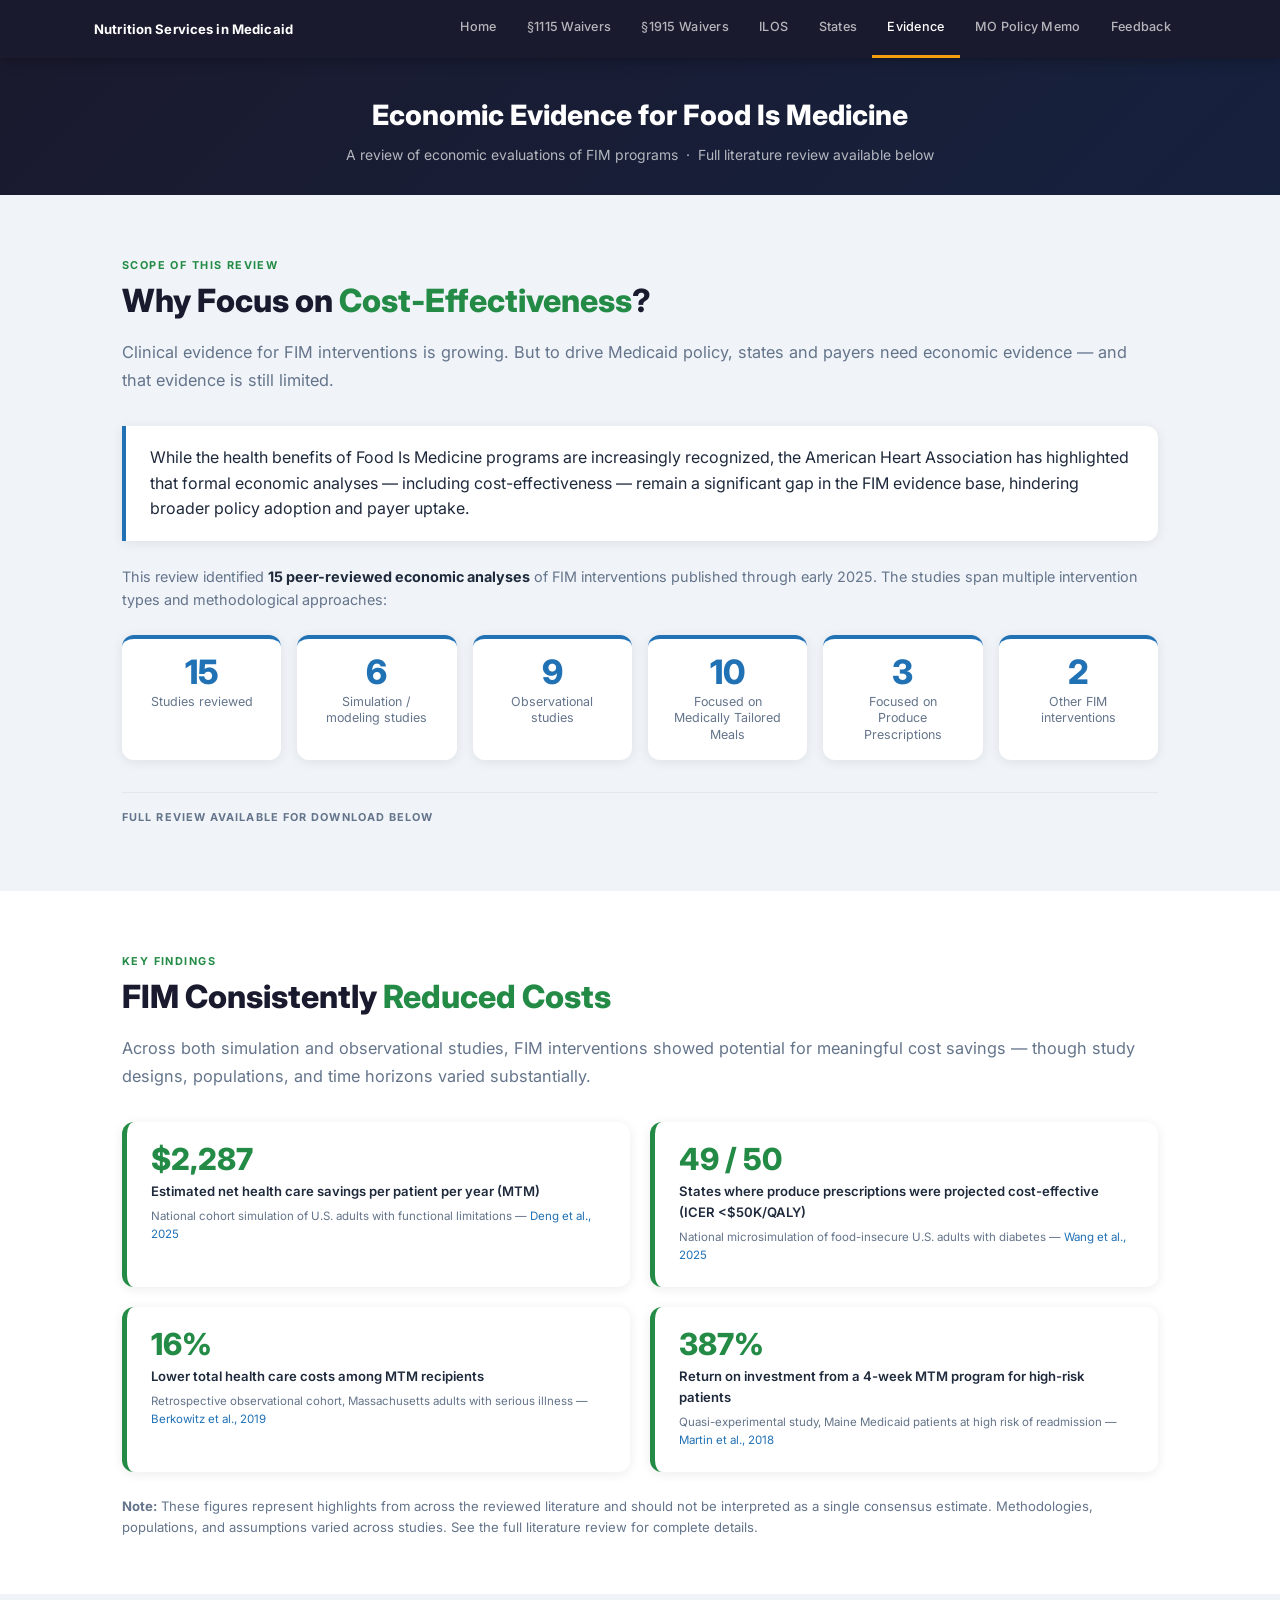
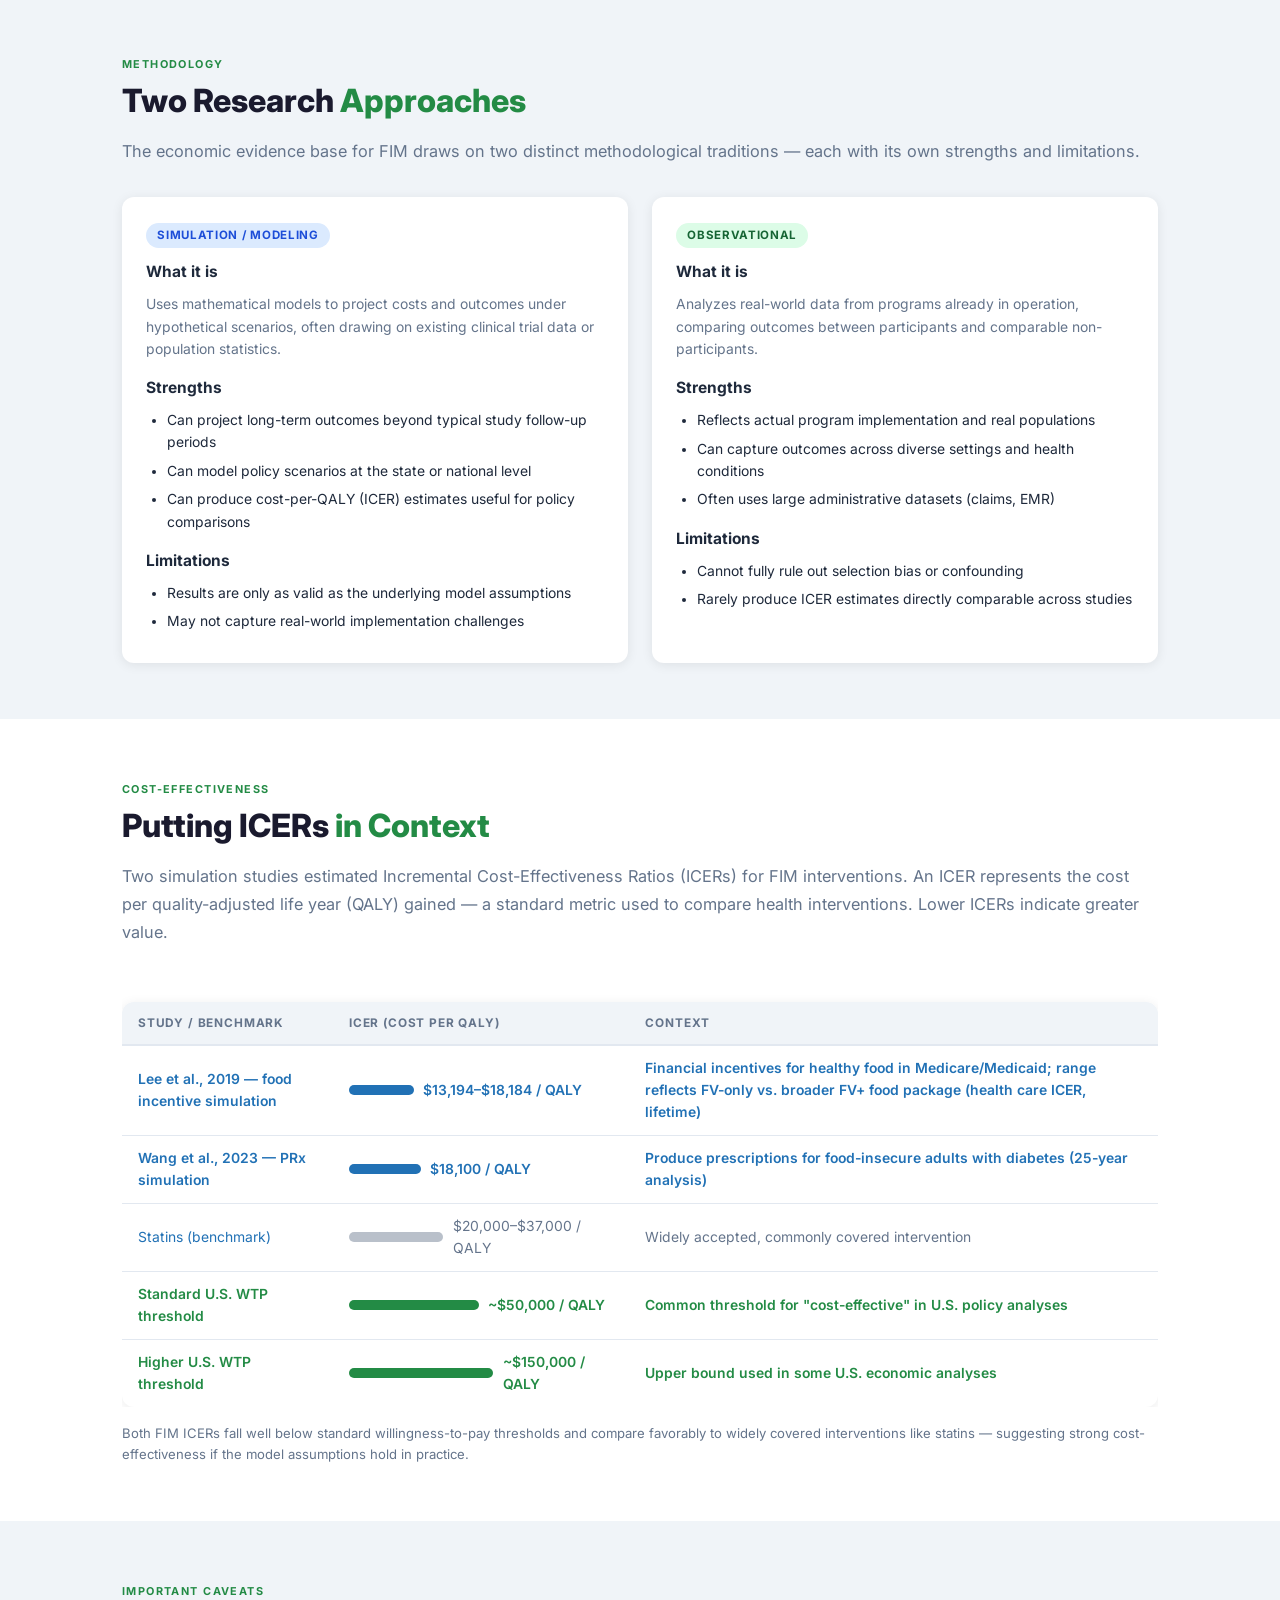
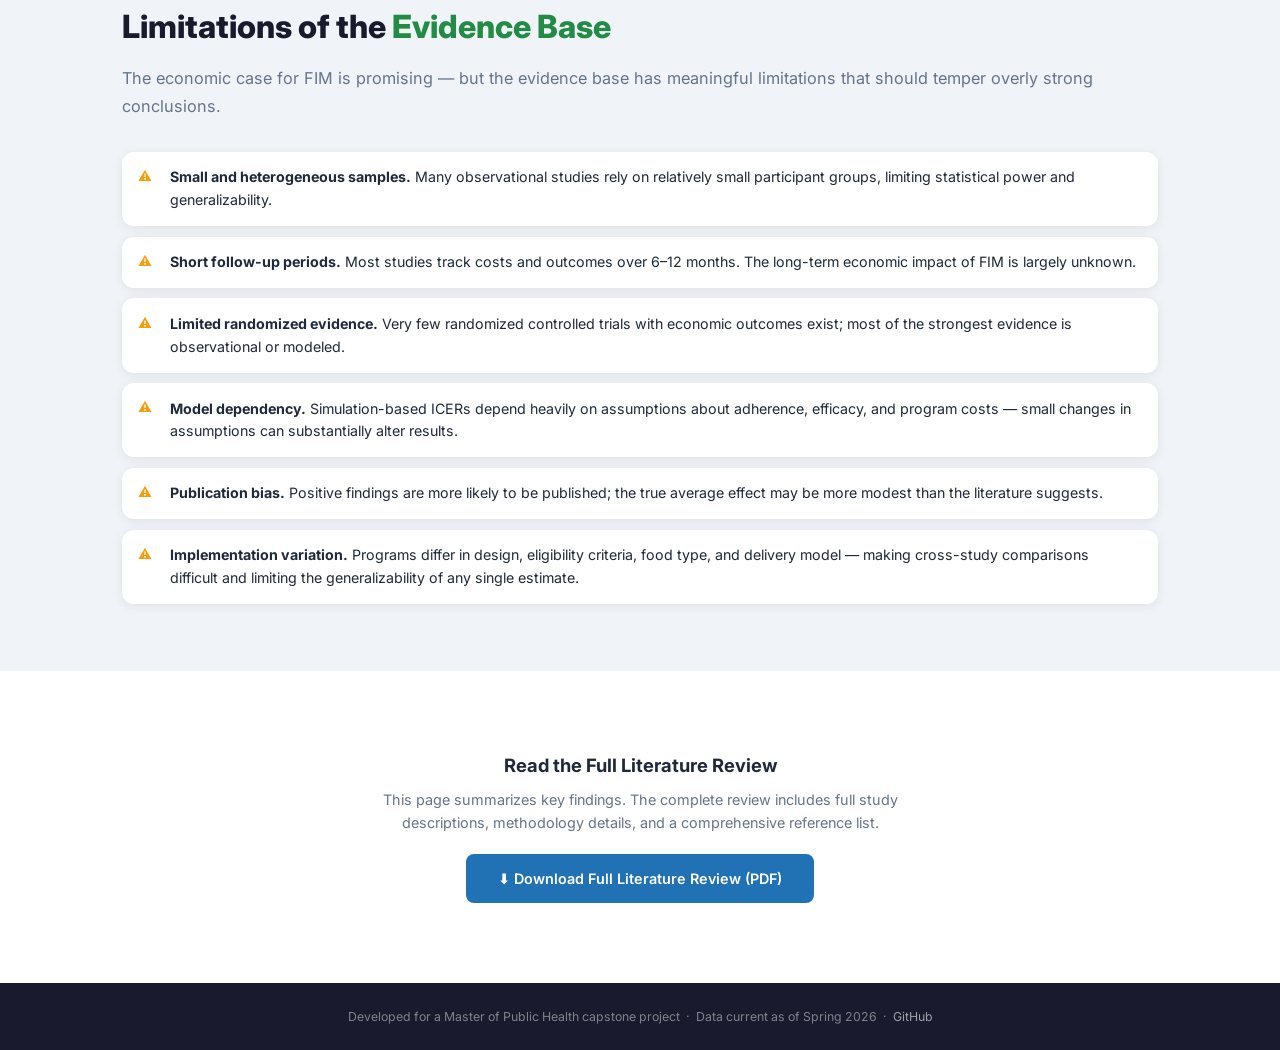
<file: evidence.html>
<!DOCTYPE html>
<html lang="en">
<head>
  <meta charset="UTF-8" />
  <meta name="viewport" content="width=device-width, initial-scale=1.0" />
  <title>Evidence — Medicaid Nutrition Waivers</title>
  <link rel="stylesheet" href="style.css" />
</head>
<body>

<nav class="site-nav">
  <div class="nav-inner">
    <a class="nav-brand" href="index.html">Nutrition Services in Medicaid</a>
    <button class="nav-hamburger" id="nav-hamburger" aria-label="Open menu" aria-expanded="false">
      <span></span><span></span><span></span>
    </button>
    <ul class="nav-links" id="nav-links">
      <li><a href="index.html">Home</a></li>
      <li><a href="map-1115.html">§1115 Waivers</a></li>
      <li><a href="map-1915.html">§1915 Waivers</a></li>
      <li><a href="map-ilos.html">ILOS</a></li>
      <li><a href="states-list.html">States</a></li>
      <li><a href="evidence.html" class="active">Evidence</a></li>
      <li><a href="policy-memo.html">MO Policy Memo</a></li>
      <li><a href="feedback.html">Feedback</a></li>
    </ul>
  </div>
</nav>

<div class="map-header">
  <h1>Economic Evidence for Food Is Medicine</h1>
  <p>A review of economic evaluations of FIM programs &nbsp;·&nbsp; Full literature review available below</p>
</div>

<!-- ── Section 1: Scope + AHA quote ──────────────────────────────────────── -->
<section>
  <div class="page-section">
    <span class="section-eyebrow">Scope of This Review</span>
    <h2 class="section-title">Why Focus on <span>Cost-Effectiveness</span>?</h2>
    <p class="section-lead">
      Clinical evidence for FIM interventions is growing. But to drive Medicaid policy, states and payers
      need economic evidence — and that evidence is still limited.
    </p>

    <div class="ev-quote-box">
      <p>While the health benefits of Food Is Medicine programs are increasingly recognized, the American
      Heart Association has highlighted that formal economic analyses — including cost-effectiveness —
      remain a significant gap in the FIM evidence base, hindering broader policy adoption and payer uptake.</p>
    </div>

    <p style="font-size:0.9rem;color:var(--muted);margin-bottom:1.25rem;">
      This review identified <strong style="color:var(--text);">15 peer-reviewed economic analyses</strong>
      of FIM interventions published through early 2025. The studies span multiple intervention types
      and methodological approaches:
    </p>

    <div class="ev-scope-row">
      <div class="ev-scope-card">
        <div class="ev-num">15</div>
        <div class="ev-lbl">Studies reviewed</div>
      </div>
      <div class="ev-scope-card">
        <div class="ev-num">6</div>
        <div class="ev-lbl">Simulation / modeling studies</div>
      </div>
      <div class="ev-scope-card">
        <div class="ev-num">9</div>
        <div class="ev-lbl">Observational studies</div>
      </div>
      <div class="ev-scope-card">
        <div class="ev-num">10</div>
        <div class="ev-lbl">Focused on Medically Tailored Meals</div>
      </div>
      <div class="ev-scope-card">
        <div class="ev-num">3</div>
        <div class="ev-lbl">Focused on Produce Prescriptions</div>
      </div>
      <div class="ev-scope-card">
        <div class="ev-num">2</div>
        <div class="ev-lbl">Other FIM interventions</div>
      </div>
    </div>

    <div class="sources" style="margin-top:2rem;">
      <div class="sources-label">Full review available for download below</div>
    </div>
  </div>
</section>

<!-- ── Section 2: Key findings (stat callouts) ───────────────────────────── -->
<section class="section-alt">
  <div class="page-section">
    <span class="section-eyebrow">Key Findings</span>
    <h2 class="section-title">FIM Consistently <span>Reduced Costs</span></h2>
    <p class="section-lead">
      Across both simulation and observational studies, FIM interventions showed potential for meaningful
      cost savings — though study designs, populations, and time horizons varied substantially.
    </p>

    <div class="ev-stat-grid">
      <div class="ev-stat-card">
        <div class="ev-stat-num">$2,287</div>
        <div class="ev-stat-label">Estimated net health care savings per patient per year (MTM)</div>
        <div class="ev-stat-src">National cohort simulation of U.S. adults with functional limitations &mdash;
          <a href="https://doi.org/10.1377/hlthaff.2024.01307" target="_blank">Deng et al., 2025</a>
        </div>
      </div>
      <div class="ev-stat-card">
        <div class="ev-stat-num">49 / 50</div>
        <div class="ev-stat-label">States where produce prescriptions were projected cost-effective (ICER &lt;$50K/QALY)</div>
        <div class="ev-stat-src">National microsimulation of food-insecure U.S. adults with diabetes &mdash;
          <a href="https://doi.org/10.2337/dc25-0144" target="_blank">Wang et al., 2025</a>
        </div>
      </div>
      <div class="ev-stat-card">
        <div class="ev-stat-num">16%</div>
        <div class="ev-stat-label">Lower total health care costs among MTM recipients</div>
        <div class="ev-stat-src">Retrospective observational cohort, Massachusetts adults with serious illness &mdash;
          <a href="https://doi.org/10.1001/jamainternmed.2019.0198" target="_blank">Berkowitz et al., 2019</a>
        </div>
      </div>
      <div class="ev-stat-card">
        <div class="ev-stat-num">387%</div>
        <div class="ev-stat-label">Return on investment from a 4-week MTM program for high-risk patients</div>
        <div class="ev-stat-src">Quasi-experimental study, Maine Medicaid patients at high risk of readmission &mdash;
          <a href="https://www.ajmc.com/view/simply-delivered-meals-a-tale-of-collaboration" target="_blank">Martin et al., 2018</a>
        </div>
      </div>
    </div>

    <p style="font-size:0.82rem;color:var(--muted);margin-top:1.5rem;">
      <strong>Note:</strong> These figures represent highlights from across the reviewed literature and should not be
      interpreted as a single consensus estimate. Methodologies, populations, and assumptions varied
      across studies. See the full literature review for complete details.
    </p>
  </div>
</section>

<!-- ── Section 3: Two types of evidence ─────────────────────────────────── -->
<section>
  <div class="page-section">
    <span class="section-eyebrow">Methodology</span>
    <h2 class="section-title">Two Research <span>Approaches</span></h2>
    <p class="section-lead">
      The economic evidence base for FIM draws on two distinct methodological traditions — each with
      its own strengths and limitations.
    </p>

    <div class="ev-two-col">
      <div class="ev-method-card">
        <span class="ev-method-tag sim">Simulation / Modeling</span>
        <h3>What it is</h3>
        <p>Uses mathematical models to project costs and outcomes under hypothetical scenarios, often drawing on existing clinical trial data or population statistics.</p>
        <h3 style="margin-top:1rem;">Strengths</h3>
        <ul>
          <li>Can project long-term outcomes beyond typical study follow-up periods</li>
          <li>Can model policy scenarios at the state or national level</li>
          <li>Can produce cost-per-QALY (ICER) estimates useful for policy comparisons</li>
        </ul>
        <h3 style="margin-top:1rem;">Limitations</h3>
        <ul>
          <li>Results are only as valid as the underlying model assumptions</li>
          <li>May not capture real-world implementation challenges</li>
        </ul>
      </div>
      <div class="ev-method-card">
        <span class="ev-method-tag obs">Observational</span>
        <h3>What it is</h3>
        <p>Analyzes real-world data from programs already in operation, comparing outcomes between participants and comparable non-participants.</p>
        <h3 style="margin-top:1rem;">Strengths</h3>
        <ul>
          <li>Reflects actual program implementation and real populations</li>
          <li>Can capture outcomes across diverse settings and health conditions</li>
          <li>Often uses large administrative datasets (claims, EMR)</li>
        </ul>
        <h3 style="margin-top:1rem;">Limitations</h3>
        <ul>
          <li>Cannot fully rule out selection bias or confounding</li>
          <li>Rarely produce ICER estimates directly comparable across studies</li>
        </ul>
      </div>
    </div>
  </div>
</section>

<!-- ── Section 4: ICERs in context ───────────────────────────────────────── -->
<section class="section-alt">
  <div class="page-section">
    <span class="section-eyebrow">Cost-Effectiveness</span>
    <h2 class="section-title">Putting ICERs <span>in Context</span></h2>
    <p class="section-lead">
      Two simulation studies estimated Incremental Cost-Effectiveness Ratios (ICERs) for FIM
      interventions. An ICER represents the cost per quality-adjusted life year (QALY) gained — a
      standard metric used to compare health interventions. Lower ICERs indicate greater value.
    </p>

    <div class="icer-table-wrap">
    <table class="icer-table">
      <thead>
        <tr>
          <th>Study / Benchmark</th>
          <th>ICER (cost per QALY)</th>
          <th>Context</th>
        </tr>
      </thead>
      <tbody>
        <tr class="icer-fim">
          <td data-label="Study"><a href="https://doi.org/10.1371/journal.pmed.1002761" target="_blank">Lee et al., 2019</a> — food incentive simulation</td>
          <td data-label="ICER">
            <div class="icer-bar-wrap">
              <div class="icer-bar" style="width:65px"></div>
              $13,194–$18,184 / QALY
            </div>
          </td>
          <td data-label="Context">Financial incentives for healthy food in Medicare/Medicaid; range reflects FV-only vs. broader FV+ food package (health care ICER, lifetime)</td>
        </tr>
        <tr class="icer-fim">
          <td data-label="Study"><a href="https://doi.org/10.1161/JAHA.122.029215" target="_blank">Wang et al., 2023</a> — PRx simulation</td>
          <td data-label="ICER">
            <div class="icer-bar-wrap">
              <div class="icer-bar" style="width:72px"></div>
              $18,100 / QALY
            </div>
          </td>
          <td data-label="Context">Produce prescriptions for food-insecure adults with diabetes (25-year analysis)</td>
        </tr>
        <tr class="icer-bench">
          <td data-label="Study"><a href="https://doi.org/10.1161/JAHA.122.029215" target="_blank">Statins (benchmark)</a></td>
          <td data-label="ICER">
            <div class="icer-bar-wrap">
              <div class="icer-bar bench" style="width:100px"></div>
              $20,000–$37,000 / QALY
            </div>
          </td>
          <td data-label="Context">Widely accepted, commonly covered intervention</td>
        </tr>
        <tr class="icer-wtp">
          <td data-label="Study">Standard U.S. WTP threshold</td>
          <td data-label="ICER">
            <div class="icer-bar-wrap">
              <div class="icer-bar wtp" style="width:130px"></div>
              ~$50,000 / QALY
            </div>
          </td>
          <td data-label="Context">Common threshold for "cost-effective" in U.S. policy analyses</td>
        </tr>
        <tr class="icer-wtp">
          <td data-label="Study">Higher U.S. WTP threshold</td>
          <td data-label="ICER">
            <div class="icer-bar-wrap">
              <div class="icer-bar wtp" style="width:160px"></div>
              ~$150,000 / QALY
            </div>
          </td>
          <td data-label="Context">Upper bound used in some U.S. economic analyses</td>
        </tr>
      </tbody>
    </table>
    </div>

    <p style="font-size:0.82rem;color:var(--muted);margin-top:1rem;">
      Both FIM ICERs fall well below standard willingness-to-pay thresholds and compare favorably to
      widely covered interventions like statins — suggesting strong cost-effectiveness if the model
      assumptions hold in practice.
    </p>
  </div>
</section>

<!-- ── Section 5: Limitations ────────────────────────────────────────────── -->
<section>
  <div class="page-section">
    <span class="section-eyebrow">Important Caveats</span>
    <h2 class="section-title">Limitations of the <span>Evidence Base</span></h2>
    <p class="section-lead">
      The economic case for FIM is promising — but the evidence base has meaningful limitations that
      should temper overly strong conclusions.
    </p>

    <ul class="caveat-list">
      <li><strong>Small and heterogeneous samples.</strong> Many observational studies rely on relatively small participant groups, limiting statistical power and generalizability.</li>
      <li><strong>Short follow-up periods.</strong> Most studies track costs and outcomes over 6–12 months. The long-term economic impact of FIM is largely unknown.</li>
      <li><strong>Limited randomized evidence.</strong> Very few randomized controlled trials with economic outcomes exist; most of the strongest evidence is observational or modeled.</li>
      <li><strong>Model dependency.</strong> Simulation-based ICERs depend heavily on assumptions about adherence, efficacy, and program costs — small changes in assumptions can substantially alter results.</li>
      <li><strong>Publication bias.</strong> Positive findings are more likely to be published; the true average effect may be more modest than the literature suggests.</li>
      <li><strong>Implementation variation.</strong> Programs differ in design, eligibility criteria, food type, and delivery model — making cross-study comparisons difficult and limiting the generalizability of any single estimate.</li>
    </ul>
  </div>
</section>

<!-- ── Section 6: Download CTA ───────────────────────────────────────────── -->
<section class="section-alt">
  <div class="page-section">
    <div class="download-cta">
      <h3>Read the Full Literature Review</h3>
      <p>
        This page summarizes key findings. The complete review includes full study descriptions,
        methodology details, and a comprehensive reference list.
      </p>
      <a href="FIM-Lit-Review.pdf" class="btn-download" target="_blank">
        &#x2B07; Download Full Literature Review (PDF)
      </a>
    </div>
  </div>
</section>

<!-- ── Footer ────────────────────────────────────────────────────────────── -->
<footer class="site-footer">
  <p>Developed for a Master of Public Health capstone project &nbsp;·&nbsp;
     Data current as of Spring 2026 &nbsp;·&nbsp;
     <a href="https://github.com/kwal-walk/50statescan" target="_blank">GitHub</a>
  </p>
</footer>

<script src="nav.js"></script>
</body>
</html>
</file>
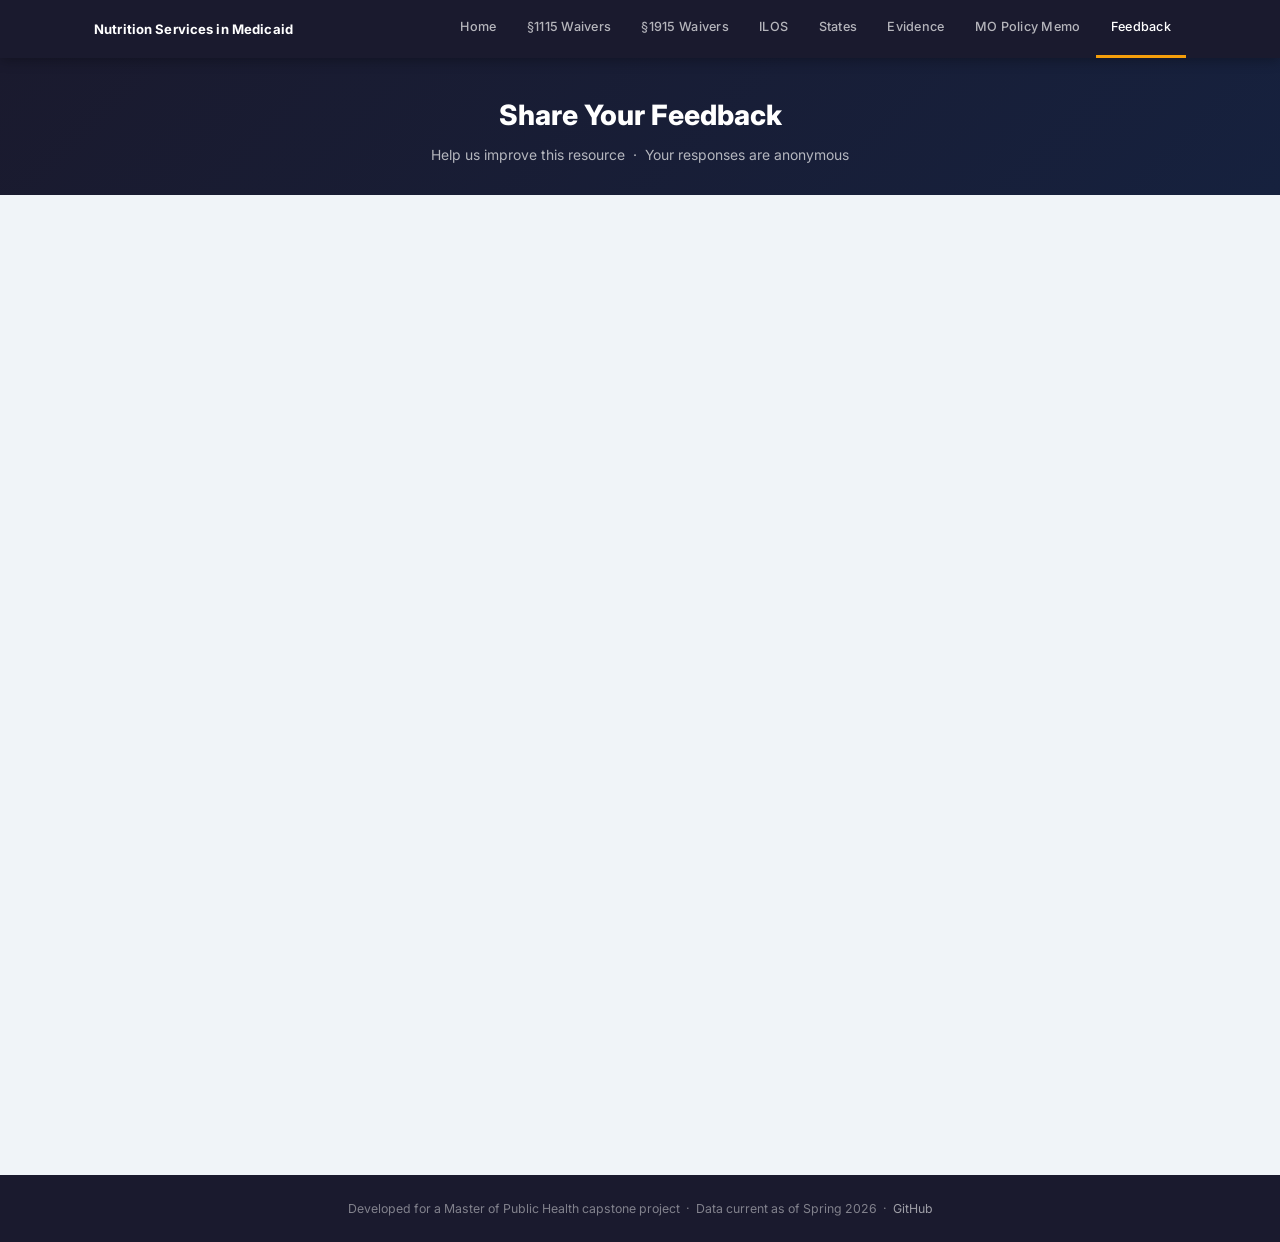
<file: feedback.html>
<!DOCTYPE html>
<html lang="en">
<head>
  <meta charset="UTF-8" />
  <meta name="viewport" content="width=device-width, initial-scale=1.0" />
  <title>Feedback — Medicaid Nutrition Waivers</title>
  <link rel="stylesheet" href="style.css" />
  <style>
    .feedback-wrap {
      max-width: 760px;
      margin: 0 auto;
      padding: 2rem 1.5rem 3rem;
    }
    .feedback-wrap iframe {
      width: 100%;
      min-height: 900px;
      border: none;
      border-radius: var(--radius);
      display: block;
    }
    @media (max-width: 600px) {
      .feedback-wrap { padding: 1.25rem 1rem 2.5rem; }
      .feedback-wrap iframe { min-height: 1100px; }
    }
  </style>
</head>
<body>

<nav class="site-nav">
  <div class="nav-inner">
    <a class="nav-brand" href="index.html">Nutrition Services in Medicaid</a>
    <button class="nav-hamburger" id="nav-hamburger" aria-label="Open menu" aria-expanded="false">
      <span></span><span></span><span></span>
    </button>
    <ul class="nav-links" id="nav-links">
      <li><a href="index.html">Home</a></li>
      <li><a href="map-1115.html">§1115 Waivers</a></li>
      <li><a href="map-1915.html">§1915 Waivers</a></li>
      <li><a href="map-ilos.html">ILOS</a></li>
      <li><a href="states-list.html">States</a></li>
      <li><a href="evidence.html">Evidence</a></li>
      <li><a href="policy-memo.html">MO Policy Memo</a></li>
      <li><a href="feedback.html" class="active">Feedback</a></li>
    </ul>
  </div>
</nav>

<div class="map-header">
  <h1>Share Your Feedback</h1>
  <p>Help us improve this resource &nbsp;·&nbsp; Your responses are anonymous</p>
</div>

<div class="feedback-wrap">
  <iframe
    src="https://docs.google.com/forms/d/e/1FAIpQLSeVZ6PrFw6LuWPhLZ0Y607x5ergMVXaloTNBCFcDcl6opx6oQ/viewform?embedded=true"
    title="Feedback Form"
    frameborder="0"
    marginheight="0"
    marginwidth="0"
  >Loading form…</iframe>
</div>

<footer class="site-footer">
  <p>Developed for a Master of Public Health capstone project &nbsp;·&nbsp;
     Data current as of Spring 2026 &nbsp;·&nbsp;
     <a href="https://github.com/kwal-walk/50statescan" target="_blank">GitHub</a>
  </p>
</footer>

<script src="nav.js"></script>
</body>
</html>
</file>
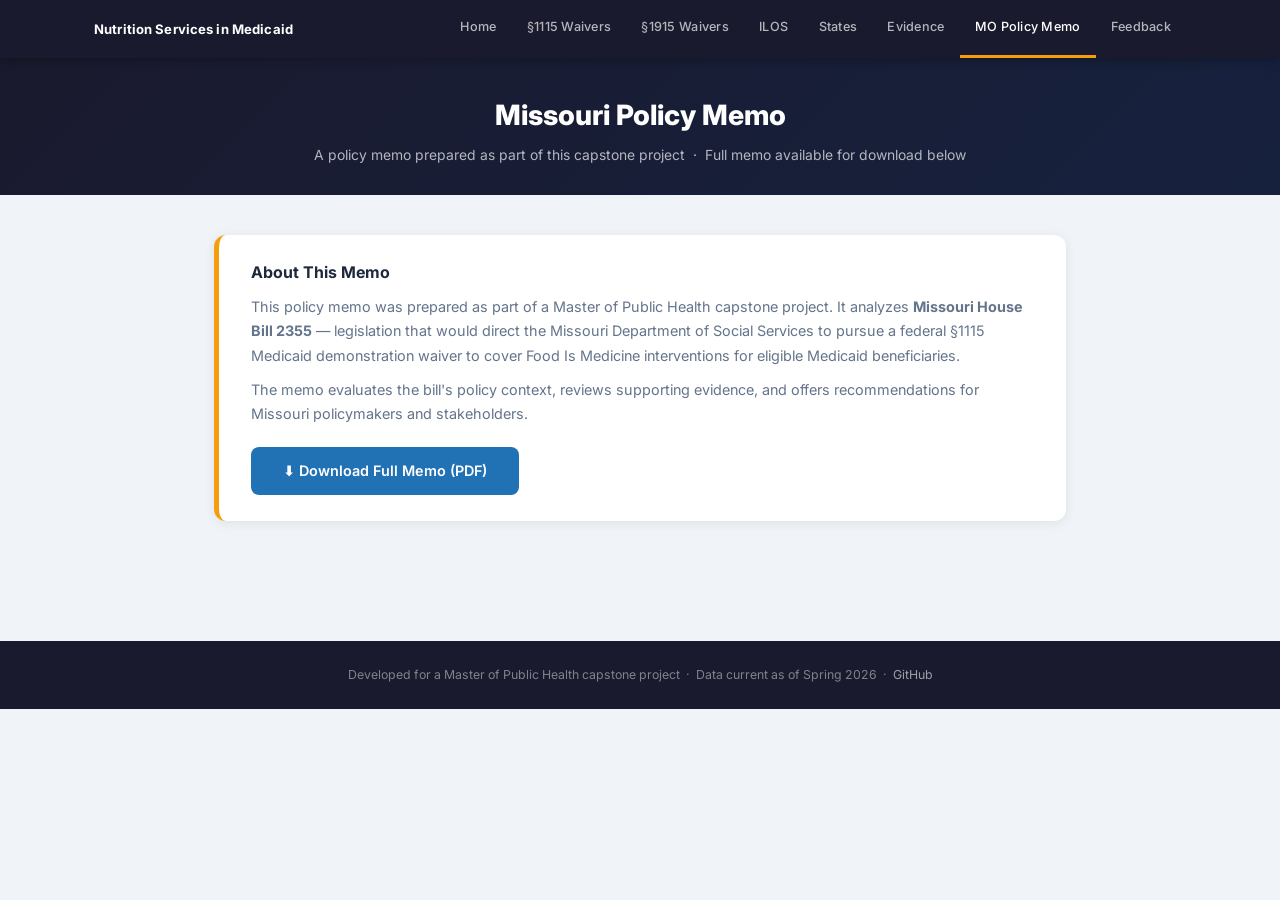
<file: policy-memo.html>
<!DOCTYPE html>
<html lang="en">
<head>
  <meta charset="UTF-8" />
  <meta name="viewport" content="width=device-width, initial-scale=1.0" />
  <title>MO Policy Memo — Medicaid Nutrition Waivers</title>
  <link rel="stylesheet" href="style.css" />
</head>
<body>

<nav class="site-nav">
  <div class="nav-inner">
    <a class="nav-brand" href="index.html">Nutrition Services in Medicaid</a>
    <button class="nav-hamburger" id="nav-hamburger" aria-label="Open menu" aria-expanded="false">
      <span></span><span></span><span></span>
    </button>
    <ul class="nav-links" id="nav-links">
      <li><a href="index.html">Home</a></li>
      <li><a href="map-1115.html">§1115 Waivers</a></li>
      <li><a href="map-1915.html">§1915 Waivers</a></li>
      <li><a href="map-ilos.html">ILOS</a></li>
      <li><a href="states-list.html">States</a></li>
      <li><a href="evidence.html">Evidence</a></li>
      <li><a href="policy-memo.html" class="active">MO Policy Memo</a></li>
      <li><a href="feedback.html">Feedback</a></li>
    </ul>
  </div>
</nav>

<div class="map-header">
  <h1>Missouri Policy Memo</h1>
  <p>A policy memo prepared as part of this capstone project &nbsp;·&nbsp; Full memo available for download below</p>
</div>

<div class="memo-wrapper">

  <!-- Context card -->
  <div class="memo-description">
    <h2>About This Memo</h2>
    <p>
      This policy memo was prepared as part of a Master of Public Health capstone project. It analyzes
      <strong>Missouri House Bill 2355</strong> — legislation that would direct the Missouri Department of
      Social Services to pursue a federal §1115 Medicaid demonstration waiver to cover Food Is Medicine
      interventions for eligible Medicaid beneficiaries.
    </p>
    <p>
      The memo evaluates the bill's policy context, reviews supporting evidence, and offers recommendations for Missouri policymakers and stakeholders.
    </p>
    <div style="margin-top:1.25rem;">
      <a href="MO-Policy-Memo.pdf" class="btn-download" target="_blank">
        &#x2B07; Download Full Memo (PDF)
      </a>
    </div>
  </div>

</div><!-- /memo-wrapper -->

<!-- ── Footer ────────────────────────────────────────────────────────────── -->
<footer class="site-footer">
  <p>Developed for a Master of Public Health capstone project &nbsp;·&nbsp;
     Data current as of Spring 2026 &nbsp;·&nbsp;
     <a href="https://github.com/kwal-walk/50statescan" target="_blank">GitHub</a>
  </p>
</footer>

<script src="nav.js"></script>
</body>
</html>
</file>
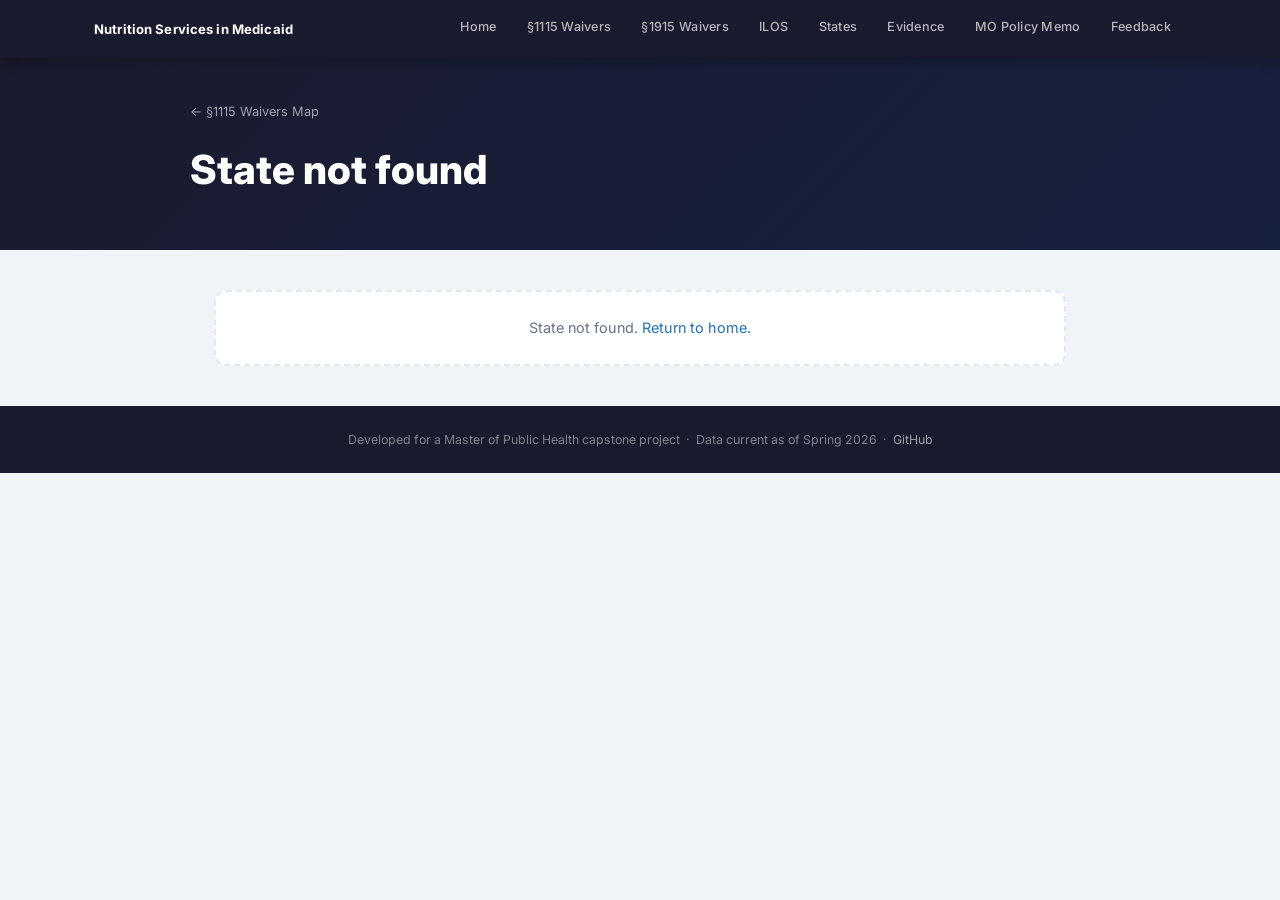
<file: state.html>
<!DOCTYPE html>
<html lang="en">
<head>
  <meta charset="UTF-8" />
  <meta name="viewport" content="width=device-width, initial-scale=1.0" />
  <title>State Profile — Medicaid Nutrition Waivers</title>
  <link rel="stylesheet" href="style.css" />
  <script src="data.js"></script>
</head>
<body>

<nav class="site-nav">
  <div class="nav-inner">
    <a class="nav-brand" href="index.html">Nutrition Services in Medicaid</a>
    <button class="nav-hamburger" id="nav-hamburger" aria-label="Open menu" aria-expanded="false">
      <span></span><span></span><span></span>
    </button>
    <ul class="nav-links" id="nav-links">
      <li><a href="index.html">Home</a></li>
      <li><a href="map-1115.html">§1115 Waivers</a></li>
      <li><a href="map-1915.html">§1915 Waivers</a></li>
      <li><a href="map-ilos.html">ILOS</a></li>
      <li><a href="states-list.html">States</a></li>
      <li><a href="evidence.html">Evidence</a></li>
      <li><a href="policy-memo.html">MO Policy Memo</a></li>
      <li><a href="feedback.html">Feedback</a></li>
    </ul>
  </div>
</nav>

<div id="state-content"></div>

<footer class="site-footer">
  <p>Developed for a Master of Public Health capstone project &nbsp;·&nbsp;
     Data current as of Spring 2026 &nbsp;·&nbsp;
     <a href="https://github.com/kwal-walk/50statescan" target="_blank">GitHub</a>
  </p>
</footer>

<script>
const params = new URLSearchParams(window.location.search);
const abbr = (params.get("state") || "").toUpperCase();
const from  = params.get("from") || "1115";
const s = STATE_DATA[abbr];
const container = document.getElementById("state-content");

const backMap = {
  "1115": ["map-1115.html", "§1115 Waivers Map"],
  "1915": ["map-1915.html", "§1915 Waivers Map"],
  "ilos": ["map-ilos.html", "ILOS Map"],
  "list": ["states-list.html", "States List"]
};
const [backHref, backLabel] = backMap[from] || backMap["1115"];

// ── Helpers ───────────────────────────────────────────────────────────────────

function esc(str) {
  return String(str).replace(/&/g,"&amp;").replace(/</g,"&lt;").replace(/>/g,"&gt;").replace(/"/g,"&quot;");
}
function escAttr(str) {
  return String(str).replace(/&/g,"&amp;").replace(/"/g,"&quot;");
}

function parseDates(datesStr) {
  const labels = ["Approval","Effective","Expiration"];
  let parts = [];
  for (const label of labels) {
    const m = datesStr.match(new RegExp(label + ":\\s*([^\\n]+)"));
    if (m) parts.push(`${label}: ${m[1].trim()}`);
  }
  return parts.length ? parts.join("  ·  ") : esc(datesStr);
}

// Shorten a URL to a readable label
function getUrlTitle(url) {
  try {
    const u = new URL(url.trim());
    const host = u.hostname.replace(/^www\./, "");
    const skip = new Set(["download","downloads","media","inline","index.html","index.htm"]);
    const parts = u.pathname.split("/").filter(p => p && !skip.has(p.toLowerCase()) && !/^\d{4,}$/.test(p));
    if (parts.length >= 1) {
      let slug = parts[parts.length - 1]
        .replace(/\.(html?|pdf|php|aspx?)$/i, "")
        .replace(/^([a-z]{2})-/i, (_, st) => st.toUpperCase() + " ") // state-code prefix
        .replace(/-\d{6,}(\.\w+)?$/, "")   // trailing date stamp
        .replace(/[-_]/g, " ")
        .replace(/\b\w/g, c => c.toUpperCase())
        .trim();
      if (!slug || slug.length <= 2) {
        if (parts.length >= 2) slug = parts[parts.length - 2].replace(/[-_]/g," ").replace(/\b\w/g, c=>c.toUpperCase());
      }
      if (slug.length > 44) slug = slug.slice(0, 41) + "…";
      if (slug && slug.length > 2) return `${host}: ${slug}`;
    }
    return host;
  } catch (e) {
    return url.length > 55 ? url.slice(0, 52) + "…" : url;
  }
}

// Convert text with URLs (possibly in "Label - https://..." format) to HTML links
function linkifyText(text) {
  if (!text) return "";
  return text.split(/\n/).map(line => {
    // "Label text - https://url" → the label becomes the link text
    const lm = line.match(/^(.+?)\s+-\s+(https?:\/\/\S+)\s*$/);
    if (lm) {
      const url = lm[2].replace(/[.,;)]+$/, "");
      return `<a href="${escAttr(url)}" target="_blank" rel="noopener">${esc(lm[1].trim())}</a>`;
    }
    // Otherwise replace bare URLs with short links
    return line.split(/(https?:\/\/[^\s]+)/).map((p, i) => {
      if (i % 2 === 1) {
        const url = p.replace(/[.,;)]+$/, "");
        return `<a href="${escAttr(url)}" target="_blank" rel="noopener">${esc(getUrlTitle(url))}</a>`;
      }
      return esc(p);
    }).join("");
  }).join("<br>");
}

// Bold nutrition-related keywords (operates on already-escaped HTML)
function boldKw(html) {
  const kwRe = new RegExp(
    "\\b(nutrition(?:al|ist|s)?|meals?|pantry|pantries|diet(?:ary)?|foods?|grocer(?:y|ies)|produce|" +
    "medically tailored|medically supportive|home[- ]delivered|cooking|culinary|" +
    "fruits?|vegetables?|calori(?:e|es|c)|hunger|hungry|snack(?:s)?)\\b", "gi"
  );
  // Only replace inside text nodes, not inside HTML tags
  return html.replace(/(<[^>]*>)|([^<]+)/g, (match, tag, text) => {
    if (tag) return tag;
    return text.replace(kwRe, '<span class="kw-bold">$1</span>');
  });
}

// Known section header names in 1115 waiver text
const HEADER_RE = /^(Eligibility|Services?|Duration|Covered Services?|Target Population|Population|Description|Benefits?|Overview|Background|Requirements?|Coverage|Nutrition Services?|Goals?|Objectives?)$/i;

// Build the "Sources" div from extracted source lines
function buildSourceHtml(srcLines) {
  const allText = srcLines.map(l => l.trim()).join(" ");
  const found = allText.match(/https?:\/\/[^\s,]+/g) || [];
  const urls = found.map(u => u.replace(/[.,;)]+$/, ""));

  let h = `<div class="d-sources">`;
  h += `<div class="d-sources-note">Text reproduced directly from referenced source(s).</div>`;
  if (urls.length > 0) {
    const links = urls.map(u =>
      `<a href="${escAttr(u)}" target="_blank" rel="noopener">${esc(getUrlTitle(u))}</a>`
    );
    h += `<strong>Source${urls.length !== 1 ? "s" : ""}:</strong> ${links.join(" &nbsp;·&nbsp; ")}`;
  } else {
    const clean = allText.replace(/^source[-:\s]*/i, "").trim();
    if (clean) h += `<strong>Source:</strong> ${esc(clean)}`;
  }
  h += `</div>`;
  return h;
}

// Parse raw waiver detail text → clean HTML with proper lists, headers, sources
function formatDetails(rawText) {
  if (!rawText) return "";

  const lines = rawText.split(/\r?\n/);
  let srcLines = [], bodyLines = [], inSrc = false;
  for (const line of lines) {
    if (!inSrc && /^source/i.test(line.trim())) inSrc = true;
    if (inSrc) srcLines.push(line);
    else bodyLines.push(line);
  }

  let html = "";
  let cur = null; // current open list: { type, items }

  function flushList() {
    if (!cur) return;
    const isUl = cur.type === "ul" || cur.type === "ul2";
    const TAG  = isUl ? "ul" : "ol";
    const CLS  = { ul:"d-ul", ul2:"d-ul-2", ol:"d-ol", "ol-roman":"d-ol roman", ol2:"d-ol sub" }[cur.type] || "d-ol";
    html += `<${TAG} class="${CLS}">${cur.items}</${TAG}>`;
    cur = null;
  }

  function addItem(type, text) {
    if (cur && cur.type === type) { cur.items += `<li>${text}</li>`; }
    else { flushList(); cur = { type, items: `<li>${text}</li>` }; }
  }

  for (const rawLine of bodyLines) {
    const trimmed = rawLine.trim();
    // Strip surrounding quote chars the user added for plagiarism avoidance
    let line = trimmed.replace(/^"+/, "").replace(/"+$/, "").trim();
    if (!line) continue;

    const leadSpaces = (rawLine.match(/^(\s*)/) || ["",""])[1].length;
    const isIndented = leadSpaces >= 3;

    // Bullet prefix: -, –, •, *, ·
    const bm = line.match(/^[•\-–\*·]\s+([\s\S]*)/);
    // 'o ' sub-bullet (common in CMS documents)
    const om = isIndented && line.match(/^o\s+([\s\S]*)/);
    const hasBullet = !!(bm || om);

    // Content after stripping bullet prefix + inner quotes
    let content = line;
    if      (bm) content = bm[1].trim().replace(/^"+/, "").replace(/"+$/, "").trim();
    else if (om) content = om[1].trim().replace(/^"+/, "").replace(/"+$/, "").trim();

    // Roman numeral at start of content: i. ii. iii. iv. v. vi. vii. viii. ix. x. xi. xii.
    const rmM = content.match(/^([ivx]{1,5})\.\s+([\s\S]+)/i);
    const isRoman = rmM && /^(i{1,3}|iv|v|vi{0,3}|ix|x{1,2}|xi{0,2}|xii|xiv|xv)$/i.test(rmM[1]);

    // Numbered: 1. 2. etc.
    const nmM = content.match(/^(\d+)\.\s+([\s\S]+)/);

    // Lettered sub-item: (A) (B) etc.
    const ltM = isIndented && line.match(/^\([A-Za-z]\)\s+([\s\S]+)/);

    if (isRoman) {
      addItem("ol-roman", esc(rmM[2].trim()));
    } else if (ltM) {
      addItem("ol2", esc(ltM[1].trim()));
    } else if (nmM && isIndented) {
      addItem("ol2", esc(nmM[2].trim()));
    } else if (nmM) {
      addItem("ol", esc(nmM[2].trim()));
    } else if (hasBullet) {
      addItem(isIndented ? "ul2" : "ul", esc(content));
    } else if (isIndented) {
      // Indented plain text → sub-bullet
      addItem("ul2", esc(line));
    } else {
      flushList();
      if (HEADER_RE.test(line)) {
        html += `<p class="d-head">${esc(line)}</p>`;
      } else {
        html += `<p class="d-p">${esc(line)}</p>`;
      }
    }
  }

  flushList();
  if (srcLines.length > 0) html += buildSourceHtml(srcLines);
  return boldKw(html);
}

// ── Page render ───────────────────────────────────────────────────────────────

if (!s) {
  container.innerHTML = `
    <div class="state-page-header">
      <div class="state-page-inner">
        <a class="state-back" href="${backHref}">← ${backLabel}</a>
        <h1>State not found</h1>
      </div>
    </div>
    <div class="state-page-content">
      <div class="no-waiver-card">State not found. <a href="index.html">Return to home.</a></div>
    </div>`;
} else {
  document.title = `${s.name} — Medicaid Nutrition Waivers`;

  const has1115    = s.waiver1115.approved;
  const hasPending = s.waiver1115pending.pending;
  const has1915    = s.waiver1915.approved;
  const ilosStatus = s.ilos.status;

  // Build badges
  let badges = "";
  if (has1115)    badges += `<span class="s-badge b1115">§1115 Approved</span>`;
  if (hasPending) badges += `<span class="s-badge bpending">§1115 Pending</span>`;
  if (has1915)    badges += `<span class="s-badge b1915">§1915 Approved</span>`;
  if (ilosStatus === "yes") badges += `<span class="s-badge bilos">ILOS Identified</span>`;
  if (!has1115 && !hasPending && !has1915 && ilosStatus !== "yes")
    badges += `<span class="s-badge bnone">No waivers identified</span>`;

  let html = `
    <div class="state-page-header">
      <div class="state-page-inner">
        <a class="state-back" href="${backHref}">← ${backLabel}</a>
        <h1>${s.name}</h1>
        <div class="state-badges">${badges}</div>
      </div>
    </div>
    <div class="state-page-content">`;

  // ── §1115 Section ──────────────────────────────────────────────────────────
  html += `
    <div class="sp-section">
      <div class="sp-section-head">
        <div class="sp-dot d1115"></div>
        <h2>§1115 Demonstration Waiver</h2>
      </div>`;

  if (has1115) {
    const w = s.waiver1115;
    html += `<div class="waiver-block">`;
    if (w.name) html += `<h3>${esc(w.name)}</h3>`;
    if (w.count > 1) html += `<p style="font-size:0.82rem;color:var(--muted);margin-bottom:0.5rem;">${w.count} §1115 waivers identified for this state.</p>`;
    if (w.dates) html += `<div class="waiver-dates">${parseDates(w.dates)}</div>`;
    if (w.details) html += `<div class="waiver-details">${formatDetails(w.details)}</div>`;
    html += `</div>`;
  } else {
    html += `<div class="no-waiver-card">No approved §1115 nutrition waiver identified for ${s.name}.</div>`;
  }
  html += `</div>`;

  // ── §1115 Pending Section ──────────────────────────────────────────────────
  if (hasPending) {
    const p = s.waiver1115pending;
    html += `
    <div class="sp-section">
      <div class="sp-section-head">
        <div class="sp-dot d1115p"></div>
        <h2>§1115 Pending Waiver</h2>
      </div>
      <div class="waiver-block">`;
    if (p.name) html += `<h3>${esc(p.name)}</h3>`;
    if (p.submitted) html += `<div class="waiver-dates">Submitted: ${esc(p.submitted)}</div>`;
    if (p.details) html += `<div class="waiver-details">${formatDetails(p.details)}</div>`;
    html += `</div></div>`;
  }

  // ── §1915 Section ──────────────────────────────────────────────────────────
  html += `
    <div class="sp-section">
      <div class="sp-section-head">
        <div class="sp-dot d1915"></div>
        <h2>§1915 Home &amp; Community-Based Services Waivers</h2>
      </div>`;

  if (has1915 && s.waiver1915.waivers.length > 0) {
    s.waiver1915.waivers.forEach(w => {
      html += `<div class="waiver-block">`;
      if (w.name) html += `<h3>${esc(w.name)}</h3>`;
      if (w.dates) html += `<div class="waiver-dates">${parseDates(w.dates)}</div>`;
      if (w.details) html += `<div class="waiver-details">${formatDetails(w.details)}</div>`;
      html += `</div>`;
    });
  } else {
    html += `<div class="no-waiver-card">No approved §1915 nutrition waiver identified for ${s.name}.</div>`;
  }
  html += `</div>`;

  // ── ILOS Section ───────────────────────────────────────────────────────────
  html += `
    <div class="sp-section">
      <div class="sp-section-head">
        <div class="sp-dot dilos"></div>
        <h2>In Lieu of Services and Settings (ILOS)</h2>
      </div>`;

  if (ilosStatus === "na") {
    html += `<div class="no-waiver-card">N/A — ${s.name} does not have Medicaid managed care and therefore does not use ILOS.</div>`;
  } else if (ilosStatus === "yes") {
    html += `<div class="waiver-block">`;
    if (s.ilos.services) {
      html += `<h3>Nutrition-Related ILOS Services</h3>`;
      html += `<div class="waiver-details">${formatDetails(s.ilos.services)}</div>`;
    }
    const hasLinks = s.ilos.links_garfield || s.ilos.links_add || s.ilos.literature;
    if (hasLinks) {
      html += `<div class="d-sources">`;
      html += `<div class="d-sources-note">Text reproduced directly from referenced source(s).</div>`;
      if (s.ilos.links_garfield) html += `<p style="margin-bottom:0.4rem;"><strong>Government sources:</strong><br>${linkifyText(s.ilos.links_garfield)}</p>`;
      if (s.ilos.links_add) html += `<p style="margin-bottom:0.4rem;"><strong>Additional sources:</strong><br>${linkifyText(s.ilos.links_add)}</p>`;
      if (s.ilos.literature) html += `<p><strong>Published literature:</strong><br>${linkifyText(s.ilos.literature)}</p>`;
      html += `</div>`;
    }
    html += `</div>`;
  } else {
    html += `<div class="no-waiver-card">No ILOS for nutrition services identified for ${s.name}.</div>`;
  }
  html += `</div>`;

  html += `</div>`; // close state-page-content

  // ── Prev / next state navigation ──────────────────────────────────────────
  const navEntries = Object.entries(STATE_DATA)
    .sort((a, b) => a[1].name.localeCompare(b[1].name));
  const navIdx = navEntries.findIndex(([a]) => a === abbr);
  const prevE  = navIdx > 0                       ? navEntries[navIdx - 1] : null;
  const nextE  = navIdx < navEntries.length - 1   ? navEntries[navIdx + 1] : null;

  html += `<div class="state-nav-bar">`;
  html += prevE
    ? `<a class="state-nav-arrow state-nav-prev" href="state.html?state=${prevE[0]}&from=${from}" data-tip="${escAttr(prevE[1].name)}">&#8592;</a>`
    : `<span></span>`;
  html += nextE
    ? `<a class="state-nav-arrow state-nav-next" href="state.html?state=${nextE[0]}&from=${from}" data-tip="${escAttr(nextE[1].name)}">&#8594;</a>`
    : `<span></span>`;
  html += `</div>`;

  container.innerHTML = html;
}
</script>
<script src="nav.js"></script>
</body>
</html>
</file>
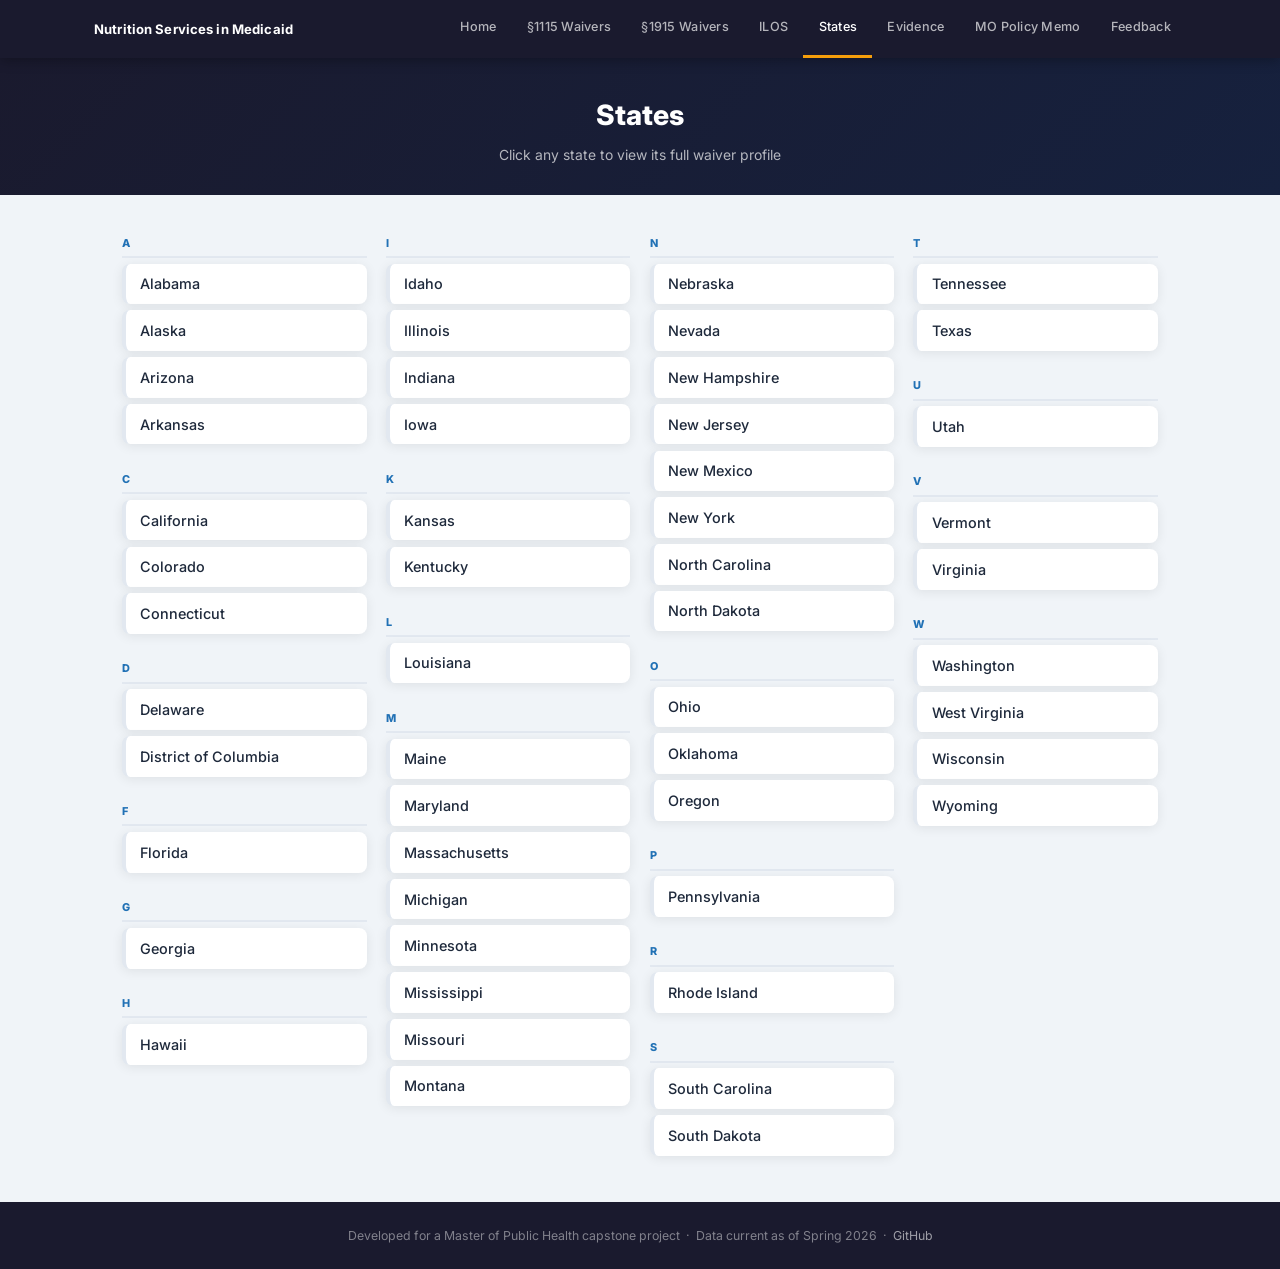
<file: states-list.html>
<!DOCTYPE html>
<html lang="en">
<head>
  <meta charset="UTF-8" />
  <meta name="viewport" content="width=device-width, initial-scale=1.0" />
  <title>States List — Medicaid Nutrition Waivers</title>
  <link rel="stylesheet" href="style.css" />
  <script src="data.js"></script>
</head>
<body>

<nav class="site-nav">
  <div class="nav-inner">
    <a class="nav-brand" href="index.html">Nutrition Services in Medicaid</a>
    <button class="nav-hamburger" id="nav-hamburger" aria-label="Open menu" aria-expanded="false">
      <span></span><span></span><span></span>
    </button>
    <ul class="nav-links" id="nav-links">
      <li><a href="index.html">Home</a></li>
      <li><a href="map-1115.html">§1115 Waivers</a></li>
      <li><a href="map-1915.html">§1915 Waivers</a></li>
      <li><a href="map-ilos.html">ILOS</a></li>
      <li><a href="states-list.html" class="active">States</a></li>
      <li><a href="evidence.html">Evidence</a></li>
      <li><a href="policy-memo.html">MO Policy Memo</a></li>
      <li><a href="feedback.html">Feedback</a></li>
    </ul>
  </div>
</nav>

<div class="map-header">
  <h1>States</h1>
  <p>Click any state to view its full waiver profile</p>
</div>

<div class="states-list-container">
  <div class="states-cols-wrap" id="states-grid"></div>
</div>

<footer class="site-footer">
  <p>Developed for a Master of Public Health capstone project &nbsp;·&nbsp;
     Data current as of Spring 2026 &nbsp;·&nbsp;
     <a href="https://github.com/kwal-walk/50statescan" target="_blank">GitHub</a>
  </p>
</footer>

<script>
const sorted = Object.entries(STATE_DATA)
  .sort((a, b) => a[1].name.localeCompare(b[1].name));

// Group states by their first letter
const groups = {};
sorted.forEach(([abbr, s]) => {
  const L = s.name[0].toUpperCase();
  if (!groups[L]) groups[L] = [];
  groups[L].push({ abbr, name: s.name });
});

// Build a flat list: letter headers interleaved with state entries
const allItems = [];
Object.keys(groups).sort().forEach(L => {
  allItems.push({ type: "letter", letter: L });
  groups[L].forEach(st => allItems.push({ type: "state", abbr: st.abbr, name: st.name }));
});

// Divide into 4 columns top-to-bottom, only breaking at letter boundaries
const target = allItems.length / 4;
const colItems = [[], [], [], []];
let ci = 0, cnt = 0;
for (const item of allItems) {
  // Start a new column when we've exceeded the target AND we're at a letter header
  if (ci < 3 && cnt >= target && item.type === "letter") { ci++; cnt = 0; }
  colItems[ci].push(item);
  cnt++;
}

// Render columns
const wrap = document.getElementById("states-grid");
colItems.forEach(col => {
  const div = document.createElement("div");
  div.className = "states-col";
  col.forEach(item => {
    if (item.type === "letter") {
      const hdr = document.createElement("div");
      hdr.className = "states-letter-hdr";
      hdr.textContent = item.letter;
      div.appendChild(hdr);
    } else {
      const a = document.createElement("a");
      a.href = `state.html?state=${item.abbr}&from=list`;
      a.textContent = item.name;
      a.className = "states-link";
      div.appendChild(a);
    }
  });
  wrap.appendChild(div);
});
</script>
<script src="nav.js"></script>
</body>
</html>
</file>
<file: style.css>
/* ── Google Font ─────────────────────────────────────────────────────────── */
@import url('https://fonts.googleapis.com/css2?family=Inter:wght@300;400;500;600;700;800&display=swap');

/* ── Design tokens ───────────────────────────────────────────────────────── */
:root {
  --navy:    #1a1a2e;
  --navy2:   #16213e;
  --purple:  #6a51a3;
  --blue:    #2171b5;
  --green:   #238b45;
  --teal:    #0891b2;
  --amber:   #f59e0b;
  --orange:  #fd8d3c;
  --bg:      #f0f4f8;
  --card-bg: #ffffff;
  --text:    #1e293b;
  --muted:   #64748b;
  --border:  #e2e8f0;
  --radius:  12px;
  --shadow:  0 2px 12px rgba(0,0,0,0.08);
  --shadow-lg: 0 8px 32px rgba(0,0,0,0.12);
}

/* ── Reset ───────────────────────────────────────────────────────────────── */
*, *::before, *::after { box-sizing: border-box; margin: 0; padding: 0; }
html { scroll-behavior: smooth; }
body {
  font-family: 'Inter', system-ui, sans-serif;
  background: var(--bg);
  color: var(--text);
  line-height: 1.6;
}
a { color: var(--blue); text-decoration: none; }
a:hover { text-decoration: underline; }
img { max-width: 100%; display: block; }

/* ── Top Navigation ──────────────────────────────────────────────────────── */
.site-nav {
  position: sticky;
  top: 0;
  z-index: 1000;
  background: var(--navy);
  box-shadow: 0 2px 12px rgba(0,0,0,0.3);
}
.nav-inner {
  max-width: 1140px;
  margin: 0 auto;
  display: flex;
  align-items: center;
  padding: 0 1.5rem;
  height: 58px;
}
.nav-brand {
  font-size: 0.82rem;
  font-weight: 700;
  color: #fff;
  white-space: nowrap;
  margin-right: auto;
  letter-spacing: 0.01em;
  text-decoration: none;
}
.nav-brand:hover { text-decoration: none; color: rgba(255,255,255,0.85); }
.nav-links {
  display: flex;
  list-style: none;
  height: 100%;
}
.nav-links li { display: flex; align-items: stretch; }
.nav-links a {
  display: flex;
  align-items: center;
  padding: 0 0.95rem;
  color: rgba(255,255,255,0.68);
  font-size: 0.79rem;
  font-weight: 500;
  letter-spacing: 0.02em;
  transition: color 0.2s, background 0.2s;
  border-bottom: 3px solid transparent;
  text-decoration: none;
}
.nav-links a:hover { color: #fff; background: rgba(255,255,255,0.06); text-decoration: none; }
.nav-links a.active { color: #fff; border-bottom-color: var(--amber); }

/* ── Hero ────────────────────────────────────────────────────────────────── */
.hero {
  position: relative;
  min-height: 490px;
  display: flex;
  align-items: center;
  justify-content: center;
  overflow: hidden;
  background: var(--navy2);
}
.hero-img {
  position: absolute; inset: 0;
  width: 100%; height: 100%;
  object-fit: cover; object-position: center;
  opacity: 0.38;
}
.hero-content {
  position: relative; z-index: 1;
  text-align: center; padding: 3.5rem 2rem;
  max-width: 800px;
}
.hero-eyebrow {
  display: inline-block;
  background: var(--amber); color: var(--navy);
  font-size: 0.7rem; font-weight: 700;
  letter-spacing: 0.13em; text-transform: uppercase;
  padding: 0.28rem 0.9rem; border-radius: 99px;
  margin-bottom: 1.2rem;
}
.hero h1 {
  font-size: clamp(1.9rem, 4.5vw, 3.1rem);
  font-weight: 800; color: #fff;
  line-height: 1.18; margin-bottom: 1rem;
}
.hero-sub {
  font-size: 1.05rem; color: rgba(255,255,255,0.8);
  max-width: 600px; margin: 0 auto 2.2rem; line-height: 1.65;
}
.hero-stats {
  display: flex; gap: 0.8rem;
  justify-content: center; flex-wrap: wrap;
}
.hero-stat {
  background: rgba(255,255,255,0.12);
  border: 1px solid rgba(255,255,255,0.22);
  backdrop-filter: blur(6px);
  border-radius: 99px; padding: 0.42rem 1.1rem;
  color: #fff; font-size: 0.8rem; font-weight: 500;
}
.hero-stat strong { font-weight: 700; }

/* ── Page sections ───────────────────────────────────────────────────────── */
.page-section {
  max-width: 1100px;
  margin: 0 auto;
  padding: 3.5rem 2rem;
}
.section-alt { background: #fff; }
.section-eyebrow {
  display: inline-block;
  font-size: 0.68rem; font-weight: 700;
  letter-spacing: 0.13em; text-transform: uppercase;
  color: var(--green); margin-bottom: 0.45rem;
}
.section-title {
  font-size: clamp(1.4rem, 2.8vw, 2rem);
  font-weight: 800; color: var(--navy);
  margin-bottom: 1.1rem; line-height: 1.22;
}
.section-title span { color: var(--green); }
.section-lead {
  font-size: 1.02rem; color: var(--muted);
  margin-bottom: 2rem; line-height: 1.72;
}
.section-body { font-size: 0.96rem; color: var(--text); line-height: 1.76; }
.section-body p { margin-bottom: 1rem; }
.section-body p:last-child { margin-bottom: 0; }

/* ── Two-column layout ───────────────────────────────────────────────────── */
.two-col {
  display: grid;
  grid-template-columns: 1fr 1fr;
  gap: 3rem; align-items: center;
}
.two-col.reverse { direction: rtl; }
.two-col.reverse > * { direction: ltr; }
@media (max-width: 720px) {
  .two-col { grid-template-columns: 1fr; }
  .two-col.reverse { direction: ltr; }
}
.col-img { border-radius: var(--radius); overflow: hidden; box-shadow: var(--shadow-lg); }
.col-img img { width: 100%; height: 320px; object-fit: cover; }

/* ── FIM type cards ──────────────────────────────────────────────────────── */
.fim-grid {
  display: grid;
  grid-template-columns: repeat(auto-fill, minmax(215px, 1fr));
  gap: 1rem; margin-top: 1.8rem;
}
.fim-grid-3 {
  display: grid;
  grid-template-columns: repeat(3, 1fr);
  gap: 1rem; margin-top: 1rem;
}
/* 2 cards centered to match width of 3-column grid above:
   use a 6-col grid so each card spans 2 cols = same width as 3-col above */
.fim-grid-2-centered {
  display: grid;
  grid-template-columns: repeat(6, 1fr);
  gap: 1rem; margin-top: 1rem;
}
.fim-grid-2-centered > :nth-child(1) { grid-column: 2 / 4; }
.fim-grid-2-centered > :nth-child(2) { grid-column: 4 / 6; }
@media (max-width: 720px) {
  .fim-grid-3 { grid-template-columns: 1fr; }
  .fim-grid-2-centered { grid-template-columns: 1fr 1fr; }
  .fim-grid-2-centered > :nth-child(1) { grid-column: auto; }
  .fim-grid-2-centered > :nth-child(2) { grid-column: auto; }
}
.fim-card {
  background: var(--card-bg); border-radius: var(--radius);
  padding: 1.3rem 1.2rem; box-shadow: var(--shadow);
  border-top: 4px solid var(--green);
  transition: transform 0.2s, box-shadow 0.2s;
}
.fim-card:hover { transform: translateY(-3px); box-shadow: var(--shadow-lg); }
.fim-card.accent-blue   { border-top-color: var(--blue); }
.fim-card.accent-purple { border-top-color: var(--purple); }
.fim-card.accent-amber  { border-top-color: var(--amber); }
.fim-card.accent-teal   { border-top-color: var(--teal); }
.fim-card.accent-orange { border-top-color: var(--orange); }
.fim-card .card-icon { font-size: 1.75rem; margin-bottom: 0.55rem; }
.fim-card h4 { font-size: 0.87rem; font-weight: 700; color: var(--navy); margin-bottom: 0.38rem; }
.fim-card p  { font-size: 0.81rem; color: var(--muted); line-height: 1.55; }

/* ── Evidence banner ─────────────────────────────────────────────────────── */
.evidence-banner {
  background: linear-gradient(135deg, var(--navy) 0%, var(--navy2) 100%);
  border-radius: var(--radius); padding: 1.8rem 2.2rem;
  color: #fff; margin-top: 2rem;
  display: flex; align-items: center; gap: 1.4rem;
}
.evidence-banner .ev-icon { font-size: 2.2rem; flex-shrink: 0; }
.evidence-banner h4 { font-size: 1rem; font-weight: 700; margin-bottom: 0.3rem; }
.evidence-banner p  { font-size: 0.87rem; color: rgba(255,255,255,0.8); line-height: 1.6; }

/* ── FIM vs FAM ──────────────────────────────────────────────────────────── */
.compare-grid {
  display: grid; grid-template-columns: 1fr 1fr;
  gap: 1.5rem; margin-top: 1.8rem;
}
@media (max-width: 600px) { .compare-grid { grid-template-columns: 1fr; } }
.compare-card {
  background: var(--card-bg); border-radius: var(--radius);
  padding: 1.8rem; box-shadow: var(--shadow);
}
.compare-card.fim  { border-top: 5px solid var(--blue); }
.compare-card.fam  { border-top: 5px solid var(--green); }
.compare-card .cc-label {
  font-size: 0.67rem; font-weight: 700; letter-spacing: 0.12em;
  text-transform: uppercase; margin-bottom: 0.5rem;
}
.compare-card.fim .cc-label { color: var(--blue); }
.compare-card.fam .cc-label { color: var(--green); }
.compare-card h3  { font-size: 1.12rem; font-weight: 700; color: var(--navy); margin-bottom: 0.85rem; }
.compare-card ul  { padding-left: 1.2rem; }
.compare-card li  { font-size: 0.89rem; color: var(--muted); margin-bottom: 0.5rem; line-height: 1.55; }

/* ── Full-width image divider ────────────────────────────────────────────── */
.img-divider { width: 100%; height: 260px; overflow: hidden; position: relative; }
.img-divider img {
  width: 100%; height: 100%;
  object-fit: cover; object-position: center 55%;
}
.img-divider-overlay {
  position: absolute; inset: 0;
  background: linear-gradient(to right, rgba(26,26,46,0.62), rgba(26,26,46,0.1));
  display: flex; align-items: center; padding: 0 4rem;
}
.img-divider-overlay p {
  color: #fff; font-size: clamp(1rem, 2.2vw, 1.35rem);
  font-weight: 600; max-width: 480px;
  line-height: 1.42;
}
/* Centered overlay variant */
.img-divider-overlay.overlay-center {
  justify-content: center;
  background: rgba(26,26,46,0.42);
  padding: 0 2rem;
}
.img-divider-overlay.overlay-center p {
  text-align: center;
  max-width: 700px;
}

/* ── Key Players ─────────────────────────────────────────────────────────── */
.players-grid {
  display: grid;
  grid-template-columns: repeat(auto-fill, minmax(270px, 1fr));
  gap: 1.1rem; margin-top: 1.8rem;
}
.player-card {
  background: var(--card-bg); border-radius: var(--radius);
  padding: 1.4rem; box-shadow: var(--shadow);
  display: flex; gap: 1rem; align-items: flex-start;
}
.player-icon {
  font-size: 1.8rem; flex-shrink: 0;
  width: 50px; height: 50px; background: var(--bg);
  border-radius: 10px; display: flex;
  align-items: center; justify-content: center;
}
.player-card h4 { font-size: 0.9rem; font-weight: 700; color: var(--navy); margin-bottom: 0.32rem; }
.player-card p  { font-size: 0.82rem; color: var(--muted); line-height: 1.55; }

/* ── Waiver overview cards ───────────────────────────────────────────────── */
.waiver-overview-cards {
  display: grid;
  grid-template-columns: repeat(auto-fill, minmax(290px, 1fr));
  gap: 1.5rem; margin-top: 1.8rem;
}
.waiver-overview-card {
  background: var(--card-bg); border-radius: var(--radius);
  padding: 2rem; box-shadow: var(--shadow);
  display: flex; flex-direction: column;
  transition: transform 0.2s, box-shadow 0.2s;
}
.waiver-overview-card:hover { transform: translateY(-4px); box-shadow: var(--shadow-lg); }
.waiver-overview-card.w1115 { border-top: 5px solid var(--blue); }
.waiver-overview-card.w1915 { border-top: 5px solid var(--green); }
.waiver-overview-card.wilos { border-top: 5px solid var(--teal); }
.wc-badge {
  display: inline-block;
  font-size: 0.67rem; font-weight: 700; letter-spacing: 0.1em;
  text-transform: uppercase; padding: 0.23rem 0.65rem;
  border-radius: 99px; margin-bottom: 0.75rem; color: #fff;
}
.waiver-overview-card.w1115 .wc-badge { background: var(--blue); }
.waiver-overview-card.w1915 .wc-badge { background: var(--green); }
.waiver-overview-card.wilos .wc-badge { background: var(--teal); }
.waiver-overview-card h3 { font-size: 1.05rem; font-weight: 700; color: var(--navy); margin-bottom: 0.65rem; }
.waiver-overview-card p  { font-size: 0.85rem; color: var(--muted); line-height: 1.62; flex: 1; margin-bottom: 1.4rem; }
.wc-stat {
  font-size: 0.79rem; color: var(--text); font-weight: 500;
  background: var(--bg); border-radius: 8px; padding: 0.38rem 0.75rem;
  margin-bottom: 1.1rem; display: inline-block;
}
.btn-map {
  display: inline-flex; align-items: center; gap: 0.4rem;
  padding: 0.62rem 1.25rem; border-radius: 8px;
  font-size: 0.84rem; font-weight: 600; color: #fff;
  transition: opacity 0.2s; text-decoration: none; width: fit-content;
}
.btn-map:hover { opacity: 0.87; text-decoration: none; }
.waiver-overview-card.w1115 .btn-map { background: var(--blue); }
.waiver-overview-card.w1915 .btn-map { background: var(--green); }
.waiver-overview-card.wilos .btn-map { background: var(--teal); }

/* ── Sources ─────────────────────────────────────────────────────────────── */
.sources {
  margin-top: 2.2rem; padding-top: 1rem;
  border-top: 1px solid var(--border);
}
.sources-label {
  font-size: 0.68rem; font-weight: 700; letter-spacing: 0.1em;
  text-transform: uppercase; color: var(--muted); margin-bottom: 0.5rem;
}
.sources-list { display: flex; flex-wrap: wrap; gap: 0.35rem 0.8rem; list-style: none; }
.sources-list li { font-size: 0.74rem; }
.sources-list a {
  color: var(--muted); text-decoration: underline;
  text-decoration-color: var(--border); transition: color 0.15s;
}
.sources-list a:hover { color: var(--blue); }

/* ── Map page header ─────────────────────────────────────────────────────── */
.map-header {
  background: linear-gradient(135deg, var(--navy) 0%, var(--navy2) 100%);
  padding: 2.2rem 2rem 1.8rem; text-align: center;
}
.map-header h1 {
  font-size: clamp(1.2rem, 2.8vw, 1.75rem);
  font-weight: 800; color: #fff; margin-bottom: 0.35rem;
}
.map-header p { font-size: 0.87rem; color: rgba(255,255,255,0.68); }

/* ── Map layout ──────────────────────────────────────────────────────────── */
.map-main {
  display: flex; flex-direction: column;
  align-items: center; padding: 1.5rem 1rem 3rem;
}
#map-container {
  width: 100%; max-width: 960px;
  background: #eaf3fb; border: 1px solid #c8dbe9;
  border-radius: var(--radius); overflow: visible; padding: 0.5rem;
}
#map { width: 100%; height: auto; display: block; cursor: pointer; }
.state-path {
  stroke: #fff; stroke-width: 0.6px; cursor: pointer;
  transition: filter 0.15s, stroke-width 0.15s;
}
.state-path:hover { stroke: rgba(0,0,0,0.4); stroke-width: 1.8px; filter: brightness(0.86); }

/* ── Legend ──────────────────────────────────────────────────────────────── */
#legend {
  background: var(--card-bg); border-radius: var(--radius);
  box-shadow: var(--shadow); padding: 1rem 1.25rem;
  margin-top: 1rem; display: flex; flex-wrap: wrap;
  gap: 0.55rem 1.4rem; align-items: center;
  max-width: 960px; width: 100%;
}
.legend-title {
  font-size: 0.7rem; font-weight: 700; letter-spacing: 0.1em;
  text-transform: uppercase; color: var(--muted); width: 100%;
}
.legend-item { display: flex; align-items: center; gap: 0.45rem; font-size: 0.82rem; color: var(--text); }
.legend-swatch {
  width: 16px; height: 16px; border-radius: 4px; flex-shrink: 0;
  border: 1px solid rgba(0,0,0,0.1);
}
.pending-swatch {
  background: repeating-linear-gradient(
    45deg, #238b45 0px, #238b45 4px, #fd8d3c 4px, #fd8d3c 8px
  );
}
.na-swatch {
  background: repeating-linear-gradient(
    45deg, #94a3b8 0px, #94a3b8 4px, #e2e8f0 4px, #e2e8f0 8px
  );
}

/* ── Tooltip ─────────────────────────────────────────────────────────────── */
#tooltip {
  display: none; position: fixed; z-index: 9999;
  background: var(--navy); color: #fff;
  border-radius: 10px; padding: 0.9rem 1.1rem;
  max-width: 300px; font-size: 0.83rem; line-height: 1.5;
  box-shadow: 0 8px 28px rgba(0,0,0,0.28); pointer-events: none;
}
.tt-name {
  font-weight: 700; font-size: 0.94rem; margin-bottom: 0.5rem;
  display: flex; align-items: center; gap: 0.5rem; flex-wrap: wrap;
}
.tt-pending-badge {
  background: var(--amber); color: var(--navy);
  font-size: 0.6rem; font-weight: 700; letter-spacing: 0.08em;
  padding: 0.14rem 0.42rem; border-radius: 99px;
}
.tt-section { margin-bottom: 0.42rem; }
.tt-label   { font-weight: 600; color: rgba(255,255,255,0.68); }
.tt-none    { color: rgba(255,255,255,0.38); font-style: italic; }
.tt-click-hint {
  margin-top: 0.55rem; font-size: 0.74rem;
  color: var(--amber); font-weight: 500;
}

/* ── State detail page ───────────────────────────────────────────────────── */
.state-page-header {
  background: linear-gradient(135deg, var(--navy) 0%, var(--navy2) 100%);
  padding: 2.5rem 2rem;
}
.state-page-inner { max-width: 900px; margin: 0 auto; }
.state-back {
  display: inline-flex; align-items: center; gap: 0.35rem;
  color: rgba(255,255,255,0.58); font-size: 0.8rem;
  margin-bottom: 1rem; transition: color 0.2s; text-decoration: none;
}
.state-back:hover { color: #fff; text-decoration: none; }
.state-page-header h1 {
  font-size: clamp(1.6rem, 4vw, 2.5rem);
  font-weight: 800; color: #fff; margin-bottom: 0.5rem;
}
.state-badges { display: flex; flex-wrap: wrap; gap: 0.55rem; margin-top: 0.9rem; }
.s-badge {
  padding: 0.32rem 0.85rem; border-radius: 99px;
  font-size: 0.77rem; font-weight: 600; color: #fff;
}
.s-badge.b1115    { background: var(--blue); }
.s-badge.b1915    { background: var(--green); }
.s-badge.bilos    { background: var(--teal); }
.s-badge.bpending { background: var(--amber); color: var(--navy); }
.s-badge.bnone    { background: rgba(255,255,255,0.15); color: rgba(255,255,255,0.65); }

.state-page-content { max-width: 900px; margin: 0 auto; padding: 2.5rem 1.5rem; }
.sp-section { margin-bottom: 3rem; }
.sp-section-head {
  display: flex; align-items: center; gap: 0.7rem;
  padding-bottom: 0.75rem; border-bottom: 2px solid var(--border);
  margin-bottom: 1.5rem;
}
.sp-dot { width: 13px; height: 13px; border-radius: 50%; flex-shrink: 0; }
.sp-dot.d1115  { background: var(--blue); }
.sp-dot.d1115p { background: var(--amber); }
.sp-dot.d1915  { background: var(--green); }
.sp-dot.dilos  { background: var(--teal); }
.sp-section-head h2 { font-size: 1.12rem; font-weight: 700; color: var(--navy); }

.waiver-block {
  background: var(--card-bg); border-radius: var(--radius);
  padding: 1.4rem 1.5rem; box-shadow: var(--shadow); margin-bottom: 1rem;
}
.waiver-block + .waiver-block { border-top: 1px solid var(--border); }
.waiver-block h3 { font-size: 0.97rem; font-weight: 700; color: var(--navy); margin-bottom: 0.4rem; }
.waiver-dates {
  font-size: 0.79rem; color: var(--muted); background: var(--bg);
  border-radius: 6px; padding: 0.33rem 0.7rem; display: inline-block; margin-bottom: 0.8rem;
}
.waiver-details {
  font-size: 0.87rem; color: var(--text);
  line-height: 1.7;
}

/* ── State detail rich text ──────────────────────────────────────────────── */
.d-p   { margin-bottom: 0.5rem; }
.d-head {
  font-weight: 700; color: var(--navy);
  margin-top: 0.75rem; margin-bottom: 0.2rem;
}
.d-head:first-child { margin-top: 0; }
.d-gap { margin-top: 0.45rem; }
.d-ul, .d-ul-2 { margin-bottom: 0.45rem; }
.d-ul  { list-style-type: disc;   padding-left: 1.4rem; }
.d-ul-2 { list-style-type: circle; padding-left: 2.8rem; }
.d-ul li, .d-ul-2 li {
  margin-bottom: 0.2rem; line-height: 1.6;
}
.d-ol {
  padding-left: 1.6rem; margin-bottom: 0.45rem;
  list-style-type: decimal;
}
.d-ol.roman { list-style-type: lower-roman; }
.d-ol.sub   { padding-left: 2.8rem; list-style-type: decimal; }
.d-ol li { margin-bottom: 0.2rem; line-height: 1.6; }
.d-sources {
  margin-top: 0.85rem; padding-top: 0.6rem;
  border-top: 1px solid var(--border);
  font-size: 0.81rem; color: var(--muted);
}
.d-sources strong { color: var(--text); }
.d-sources a { color: var(--muted); text-decoration: underline; text-decoration-color: var(--border); }
.d-sources a:hover { color: var(--blue); }
.d-sources-note {
  font-style: italic; font-size: 0.78rem;
  color: var(--muted); margin-bottom: 0.35rem;
}
.kw-bold { font-weight: 700; }
.no-waiver-card {
  background: var(--card-bg); border-radius: var(--radius); padding: 1.5rem;
  text-align: center; color: var(--muted); font-size: 0.9rem;
  border: 2px dashed var(--border);
}

/* ── State prev / next navigation ───────────────────────────────────────── */
.state-nav-bar {
  max-width: 900px;
  margin: 0 auto 2.5rem;
  padding: 0 1.5rem;
  display: flex;
  justify-content: space-between;
  align-items: center;
}
.state-nav-arrow {
  position: relative;
  display: inline-flex;
  align-items: center;
  justify-content: center;
  width: 46px; height: 46px;
  background: var(--card-bg);
  border: 1px solid var(--border);
  border-radius: 50%;
  color: var(--navy);
  font-size: 1.15rem;
  text-decoration: none;
  box-shadow: var(--shadow);
  transition: background 0.15s, color 0.15s, transform 0.15s, box-shadow 0.15s;
}
.state-nav-arrow:hover {
  background: var(--navy); color: #fff;
  transform: translateY(-2px); box-shadow: var(--shadow-lg);
  text-decoration: none;
}
/* Tooltip: state name appears above the arrow on hover */
.state-nav-arrow::before {
  content: attr(data-tip);
  position: absolute;
  bottom: calc(100% + 9px);
  background: var(--navy); color: #fff;
  padding: 0.28rem 0.72rem;
  border-radius: 6px;
  font-size: 0.77rem; font-weight: 500;
  white-space: nowrap;
  pointer-events: none;
  opacity: 0; transition: opacity 0.18s;
  z-index: 100;
}
.state-nav-prev::before { left: 0; }
.state-nav-next::before { right: 0; }
.state-nav-arrow:hover::before { opacity: 1; }

/* ── States List page ────────────────────────────────────────────────────── */
.states-list-container {
  max-width: 1100px;
  margin: 2.5rem auto;
  padding: 0 2rem;
}
/* Four columns, filled top-to-bottom then left-to-right */
.states-cols-wrap {
  display: flex;
  gap: 1.2rem;
  align-items: flex-start;
}
.states-col { flex: 1; min-width: 0; }
.states-letter-hdr {
  font-size: 0.68rem; font-weight: 800;
  letter-spacing: 0.13em; text-transform: uppercase;
  color: var(--blue);
  padding: 0.55rem 0 0.25rem;
  border-bottom: 2px solid var(--border);
  margin-bottom: 0.35rem;
  margin-top: 1.1rem;
}
.states-col > .states-letter-hdr:first-child { margin-top: 0; padding-top: 0; }
.states-link {
  display: block;
  padding: 0.55rem 0.9rem;
  background: var(--card-bg);
  border-radius: 8px;
  box-shadow: var(--shadow);
  color: var(--text);
  font-size: 0.9rem; font-weight: 500;
  text-decoration: none;
  margin-bottom: 0.38rem;
  transition: background 0.15s, color 0.15s, transform 0.15s;
  border-left: 4px solid var(--border);
}
.states-link:hover {
  background: var(--navy); color: #fff;
  border-left-color: var(--amber);
  transform: translateX(3px);
  text-decoration: none;
}
@media (max-width: 800px) {
  .states-cols-wrap { gap: 0.8rem; }
}
@media (max-width: 600px) {
  .states-cols-wrap { flex-wrap: wrap; }
  .states-col { min-width: calc(50% - 0.6rem); }
}

/* ── Footer ──────────────────────────────────────────────────────────────── */
.site-footer {
  background: var(--navy); color: rgba(255,255,255,0.45);
  text-align: center; font-size: 0.77rem; padding: 1.5rem 1rem;
  margin-top: auto;
}
.site-footer a { color: rgba(255,255,255,0.58); }
.site-footer a:hover { color: #fff; }

/* ── Hamburger Navigation ────────────────────────────────────────────────── */
.nav-hamburger {
  display: none;
  flex-direction: column;
  justify-content: space-between;
  width: 26px; height: 19px;
  background: none; border: none; cursor: pointer;
  padding: 0; margin-left: 1rem; flex-shrink: 0;
}
.nav-hamburger span {
  display: block;
  width: 100%; height: 2px;
  background: rgba(255,255,255,0.85);
  border-radius: 2px;
  transition: transform 0.25s, opacity 0.25s;
}
.nav-hamburger.open span:nth-child(1) { transform: translateY(8.5px) rotate(45deg); }
.nav-hamburger.open span:nth-child(2) { opacity: 0; transform: scaleX(0); }
.nav-hamburger.open span:nth-child(3) { transform: translateY(-8.5px) rotate(-45deg); }

/* ── Mobile Map Tip ──────────────────────────────────────────────────────── */
.mobile-map-tip {
  display: none;
  background: #fef3c7; color: #92400e;
  text-align: center; font-size: 0.8rem; font-weight: 500;
  padding: 0.6rem 1rem;
  border-bottom: 1px solid #fde68a;
}

/* ── Evidence Page ───────────────────────────────────────────────────────── */
.ev-scope-row {
  display: flex; flex-wrap: wrap; gap: 1rem; margin-top: 1.5rem;
}
.ev-scope-card {
  flex: 1; min-width: 130px;
  background: var(--card-bg); border-radius: var(--radius);
  box-shadow: var(--shadow); padding: 1rem 1.25rem;
  border-top: 4px solid var(--blue); text-align: center;
}
.ev-scope-card .ev-num {
  font-size: 2.1rem; font-weight: 800; color: var(--blue); line-height: 1;
}
.ev-scope-card .ev-lbl {
  font-size: 0.78rem; color: var(--muted); margin-top: 0.3rem; line-height: 1.35;
}
.ev-stat-grid {
  display: grid; grid-template-columns: repeat(2, 1fr); gap: 1.25rem; margin-top: 1.5rem;
}
.ev-stat-card {
  background: var(--card-bg); border-radius: var(--radius);
  box-shadow: var(--shadow); padding: 1.4rem 1.5rem;
  border-left: 5px solid var(--green);
}
.ev-stat-card .ev-stat-num { font-size: 1.9rem; font-weight: 800; color: var(--green); line-height: 1; }
.ev-stat-card .ev-stat-label { font-size: 0.82rem; font-weight: 600; color: var(--text); margin-top: 0.4rem; }
.ev-stat-card .ev-stat-src { font-size: 0.72rem; color: var(--muted); margin-top: 0.3rem; }
.ev-two-col {
  display: grid; grid-template-columns: 1fr 1fr; gap: 1.5rem; margin-top: 1.5rem;
}
.ev-method-card {
  background: var(--card-bg); border-radius: var(--radius);
  box-shadow: var(--shadow); padding: 1.5rem;
}
.ev-method-tag {
  display: inline-block; padding: 0.22rem 0.7rem;
  border-radius: 999px; font-size: 0.72rem; font-weight: 700;
  text-transform: uppercase; letter-spacing: 0.06em; margin-bottom: 0.75rem;
}
.ev-method-tag.sim { background: #dbeafe; color: #1d4ed8; }
.ev-method-tag.obs { background: #dcfce7; color: #166534; }
.ev-method-card h3 { font-size: 0.97rem; font-weight: 700; margin-bottom: 0.5rem; }
.ev-method-card p, .ev-method-card ul { font-size: 0.87rem; color: var(--muted); }
.ev-method-card ul { padding-left: 1.3rem; color: var(--text); margin-top: 0.5rem; }
.ev-method-card li { margin-bottom: 0.4rem; }
.ev-quote-box {
  background: var(--card-bg); border-left: 4px solid var(--blue);
  border-radius: 0 var(--radius) var(--radius) 0;
  padding: 1.2rem 1.5rem; margin: 1.5rem 0;
  box-shadow: var(--shadow);
}
.ev-quote-box blockquote {
  font-size: 0.95rem; font-style: italic; color: var(--text); line-height: 1.65;
  margin: 0;
}
.ev-quote-box cite { display: block; font-size: 0.78rem; color: var(--muted); margin-top: 0.6rem; font-style: normal; }
.icer-table {
  width: 100%; margin-top: 1.5rem; border-collapse: collapse;
  background: var(--card-bg); border-radius: var(--radius);
  box-shadow: var(--shadow); overflow: hidden;
}
.icer-table th {
  text-align: left; font-size: 0.74rem; font-weight: 700;
  text-transform: uppercase; letter-spacing: 0.07em; color: var(--muted);
  padding: 0.7rem 1rem; border-bottom: 2px solid var(--border);
  background: var(--bg);
}
.icer-table td { padding: 0.7rem 1rem; font-size: 0.87rem; border-bottom: 1px solid var(--border); }
.icer-table tr:last-child td { border-bottom: none; }
.icer-table tr.icer-fim td { color: var(--blue); font-weight: 600; }
.icer-table tr.icer-bench td { color: var(--muted); }
.icer-table tr.icer-wtp td { color: var(--green); font-weight: 600; }
.icer-table-wrap { overflow-x: auto; -webkit-overflow-scrolling: touch; }
.icer-bar-wrap { display: flex; align-items: center; gap: 0.6rem; min-width: 140px; }
.icer-bar { height: 10px; border-radius: 5px; background: var(--blue); min-width: 4px; }
.icer-bar.bench { background: var(--muted); opacity: 0.45; }
.icer-bar.wtp { background: var(--green); }
.caveat-list { list-style: none; padding: 0; margin-top: 1.5rem; }
.caveat-list li {
  background: var(--card-bg); border-radius: var(--radius);
  box-shadow: var(--shadow); padding: 0.9rem 1.25rem 0.9rem 3rem;
  margin-bottom: 0.65rem; position: relative; font-size: 0.89rem;
}
.caveat-list li::before {
  content: "⚠"; position: absolute; left: 1rem; top: 0.88rem;
  font-size: 0.85rem; color: var(--amber);
}
.download-cta { text-align: center; padding: 1.5rem; }
.download-cta h3 { font-size: 1.15rem; font-weight: 700; margin-bottom: 0.5rem; }
.download-cta p { color: var(--muted); font-size: 0.9rem; margin-bottom: 1.25rem; max-width: 520px; margin-left: auto; margin-right: auto; }
.btn-download {
  display: inline-flex; align-items: center; gap: 0.5rem;
  background: var(--blue); color: #fff;
  padding: 0.8rem 2rem; border-radius: 8px;
  font-size: 0.9rem; font-weight: 600;
  text-decoration: none; transition: background 0.18s, transform 0.18s;
}
.btn-download:hover { background: var(--navy); transform: translateY(-2px); text-decoration: none; color: #fff; }

/* ── Policy Memo Page ────────────────────────────────────────────────────── */
.memo-wrapper {
  max-width: 900px; margin: 2.5rem auto; padding: 0 1.5rem 3rem;
}
.memo-description {
  background: var(--card-bg); border-radius: var(--radius);
  box-shadow: var(--shadow); padding: 1.6rem 2rem;
  margin-bottom: 2rem; border-left: 5px solid var(--amber);
}
.memo-description h2 { font-size: 1.0rem; font-weight: 700; margin-bottom: 0.55rem; }
.memo-description p { font-size: 0.9rem; color: var(--muted); line-height: 1.7; }
.memo-description p + p { margin-top: 0.6rem; }
.memo-doc {
  background: var(--card-bg); border-radius: var(--radius);
  box-shadow: var(--shadow-lg); padding: 3rem 3.5rem;
  font-size: 0.88rem; line-height: 1.8;
}
.memo-doc h2.memo-title {
  font-size: 1.1rem; font-weight: 700; text-align: center;
  margin-bottom: 2rem; text-transform: uppercase; letter-spacing: 0.05em;
}
.memo-header-grid {
  display: grid; grid-template-columns: auto 1fr; gap: 0.3rem 1rem;
  margin-bottom: 2rem; padding-bottom: 1.5rem;
  border-bottom: 2px solid var(--border);
}
.memo-field-label { font-weight: 700; white-space: nowrap; }
.memo-field-value { color: var(--text); }
.memo-section-hdr {
  font-weight: 700; margin: 1.75rem 0 0.6rem;
  text-transform: uppercase; font-size: 0.8rem;
  letter-spacing: 0.08em; color: var(--muted);
  border-bottom: 1px solid var(--border); padding-bottom: 0.3rem;
}
.memo-doc p { margin-bottom: 0.85rem; }
.memo-doc ul, .memo-doc ol { padding-left: 1.5rem; margin-bottom: 0.85rem; }
.memo-doc li { margin-bottom: 0.35rem; }
.memo-download-bar { text-align: center; margin: 2.5rem 0 0; }

/* ── Responsive ──────────────────────────────────────────────────────────── */
@media (max-width: 768px) {
  .nav-hamburger { display: flex; }
  .nav-links {
    display: none;
    position: absolute;
    top: 58px; left: 0; right: 0;
    background: var(--navy2);
    flex-direction: column;
    height: auto;
    z-index: 999;
    box-shadow: 0 8px 24px rgba(0,0,0,0.35);
    border-top: 1px solid rgba(255,255,255,0.08);
  }
  .nav-links.open { display: flex; }
  .nav-links li { display: block; height: auto; }
  .nav-links a {
    padding: 0.88rem 1.5rem;
    border-bottom: 1px solid rgba(255,255,255,0.07);
    border-bottom-width: 1px !important;
    font-size: 0.88rem; height: auto;
  }
  .nav-links a.active {
    border-left: 4px solid var(--amber);
    padding-left: 1.25rem;
    color: #fff;
  }
  .mobile-map-tip { display: block; }
  .map-header h1 { font-size: 1.4rem; }
  .map-header p { font-size: 0.85rem; }
  .hero { min-height: 320px; }
  .hero-stats { flex-direction: column; gap: 0.75rem; }
  .hero-stat { width: 100%; }
  .waiver-overview-cards { grid-template-columns: 1fr; }
  .compare-grid { grid-template-columns: 1fr; }
  .players-grid { grid-template-columns: 1fr; }
  .ev-stat-grid { grid-template-columns: 1fr; }
  .ev-two-col { grid-template-columns: 1fr; }
  .memo-doc { padding: 2rem 1.5rem; }
  .memo-header-grid { grid-template-columns: 1fr; gap: 0; }
  .memo-field-label { margin-top: 0.5rem; }
}
@media (max-width: 640px) {
  .page-section { padding: 2.5rem 1.2rem; }
  .img-divider-overlay { padding: 0 1.5rem; }
  #tooltip { max-width: 240px; font-size: 0.78rem; }
  /* ICER table: stacked card layout on small screens */
  .icer-table, .icer-table tbody { display: block; }
  .icer-table thead { display: none; }
  .icer-table tr {
    display: flex; flex-direction: column;
    margin-bottom: 0.9rem;
    border-radius: var(--radius);
    border: 1px solid var(--border);
    overflow: hidden;
    background: var(--card-bg);
  }
  .icer-table tr.icer-fim { border-left: 4px solid var(--blue); }
  .icer-table tr.icer-bench { border-left: 4px solid var(--muted); }
  .icer-table tr.icer-wtp { border-left: 4px solid var(--green); }
  .icer-table td {
    display: flex; align-items: flex-start; gap: 0.5rem;
    padding: 0.55rem 0.85rem;
    border-bottom: 1px solid var(--border);
    font-size: 0.83rem;
  }
  .icer-table td:last-child { border-bottom: none; }
  .icer-table td::before {
    content: attr(data-label);
    font-size: 0.67rem; font-weight: 700;
    text-transform: uppercase; letter-spacing: 0.06em;
    color: var(--muted); min-width: 52px; flex-shrink: 0;
    padding-top: 0.1rem;
  }
  .icer-bar { display: none; }
  .icer-bar-wrap { min-width: 0; }
}
</file>
